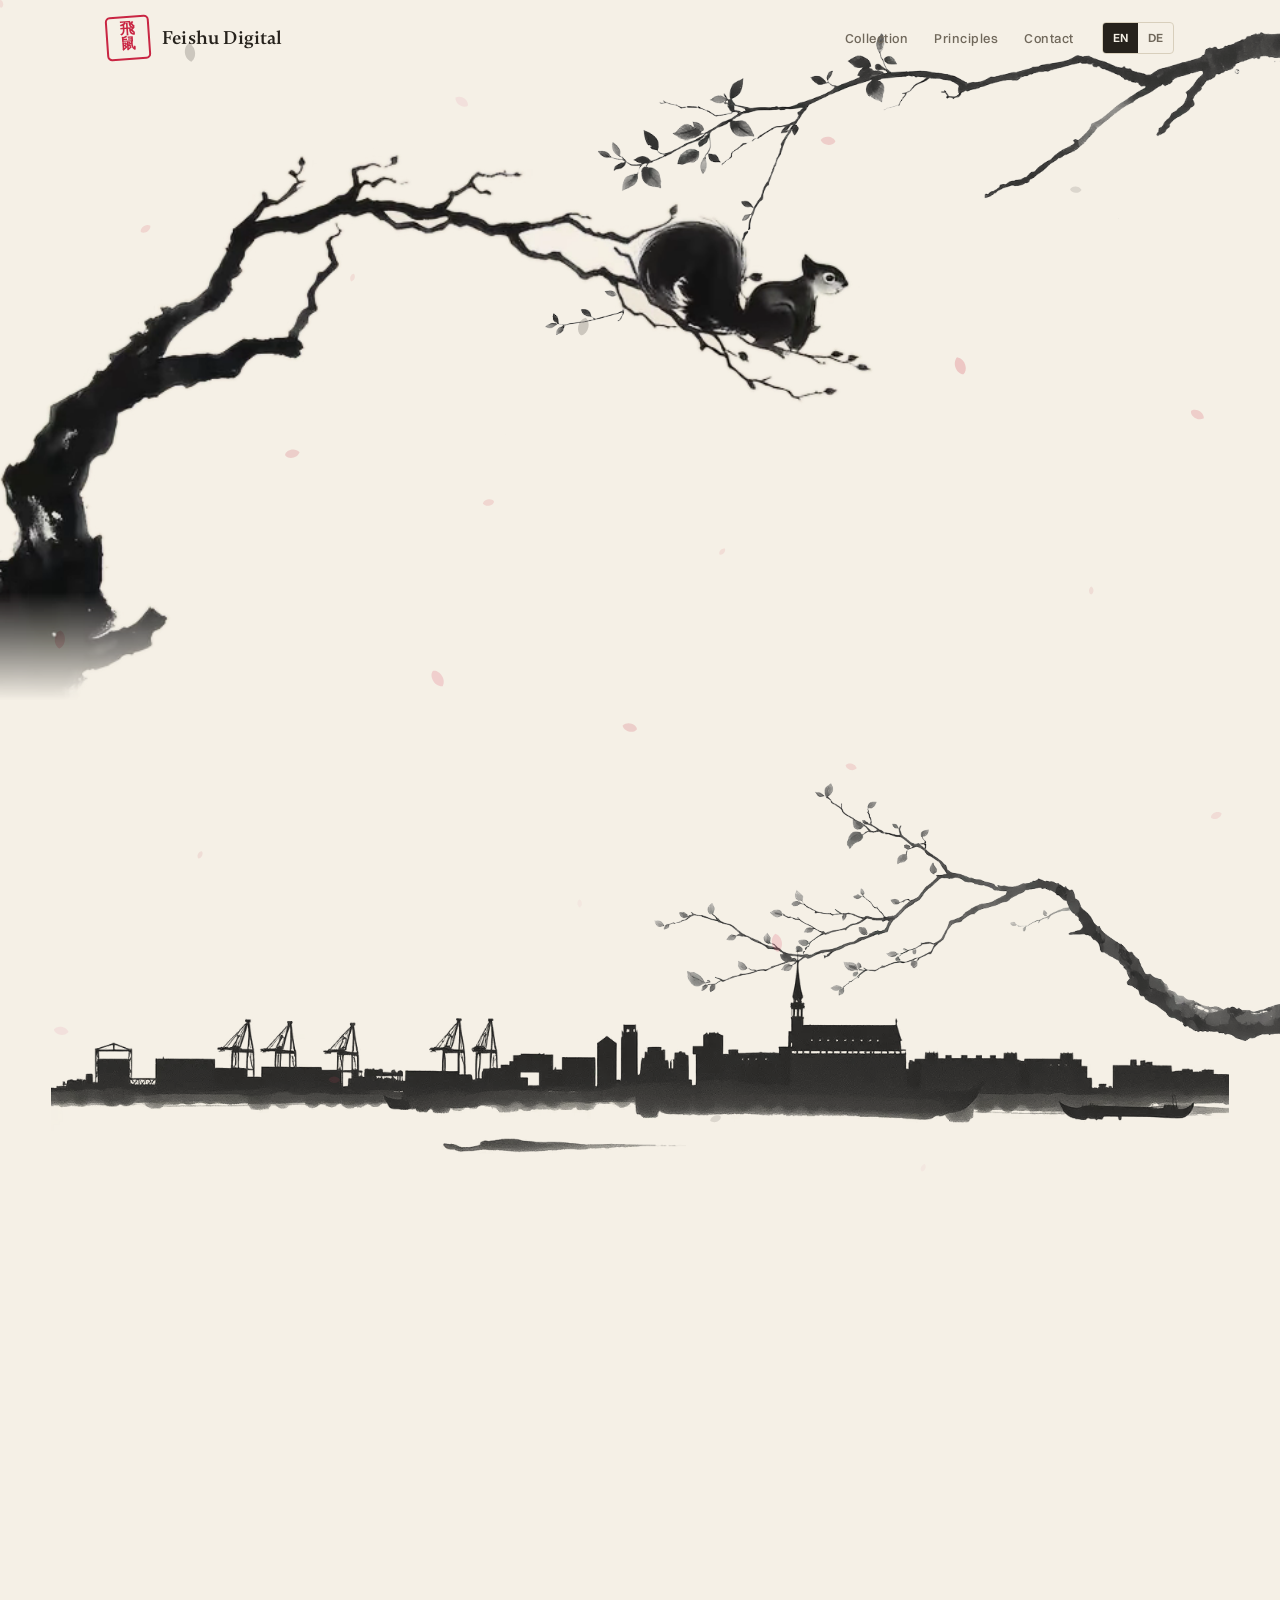
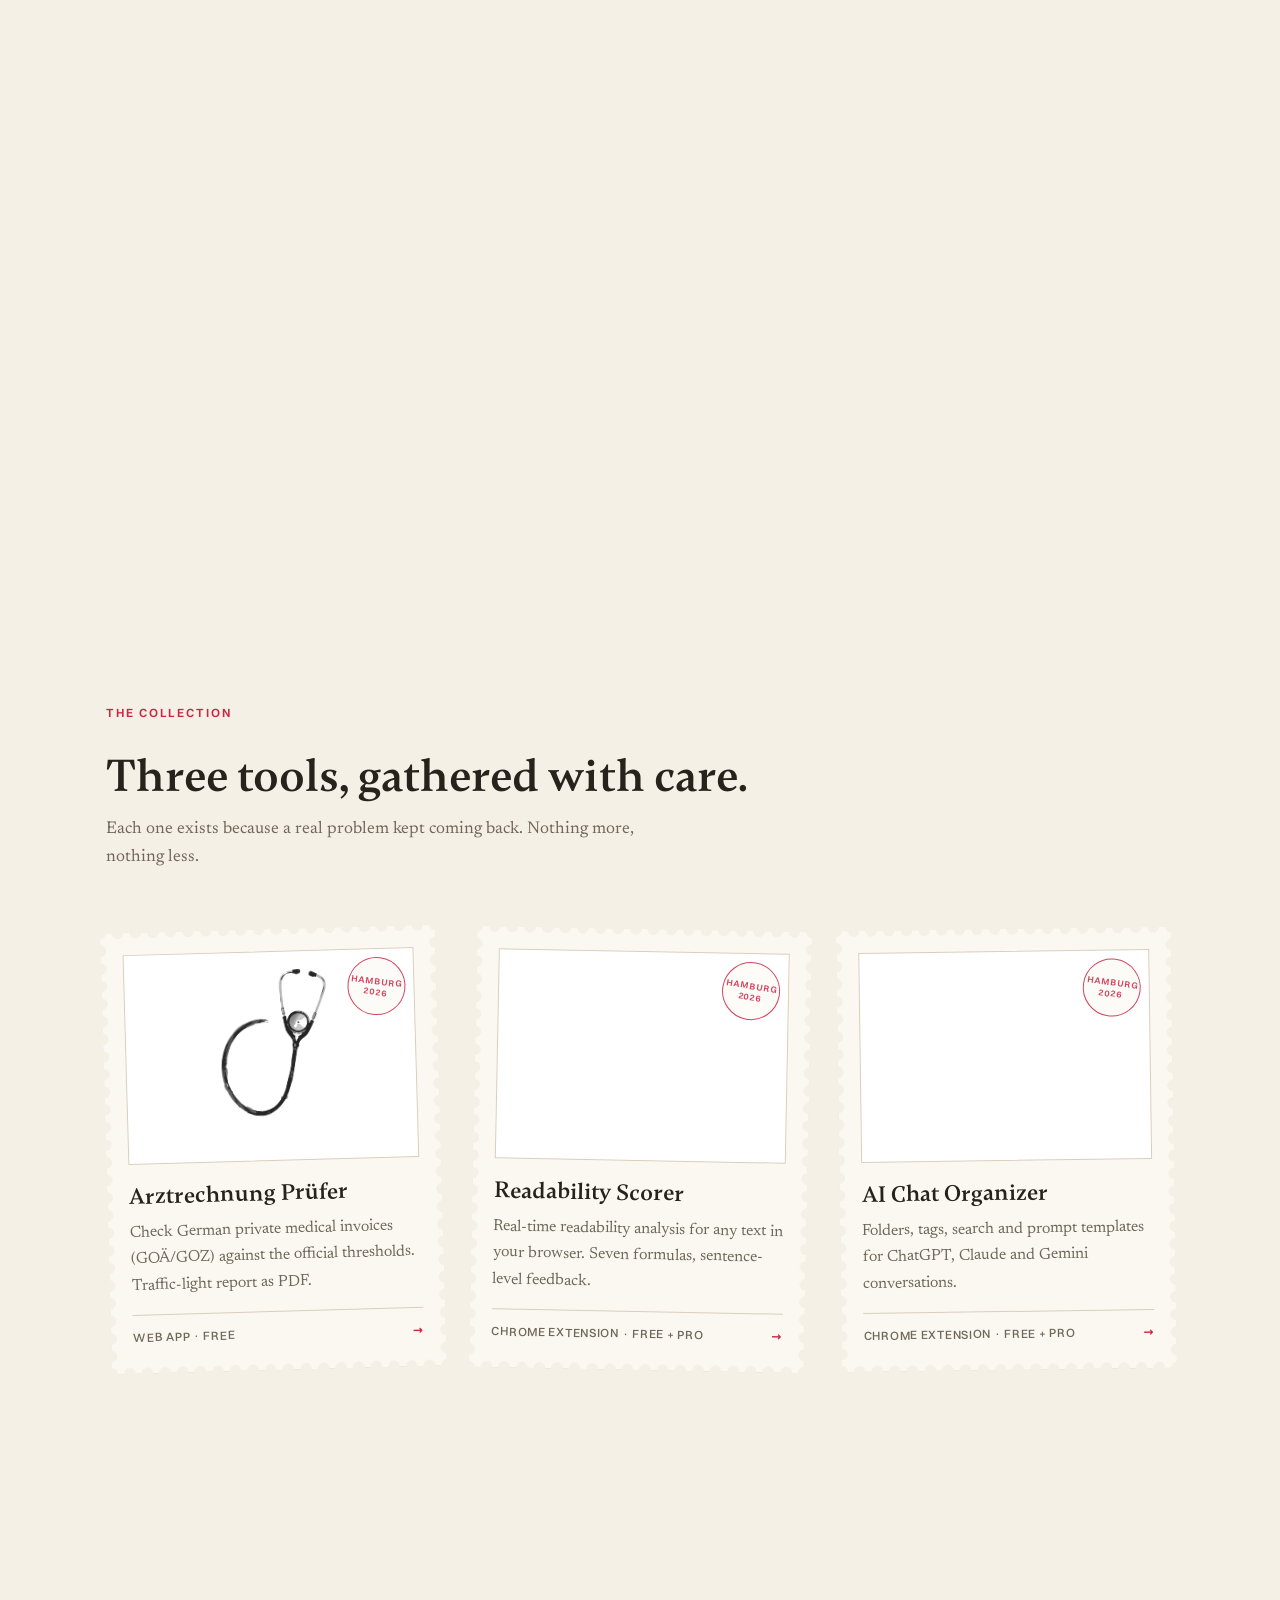
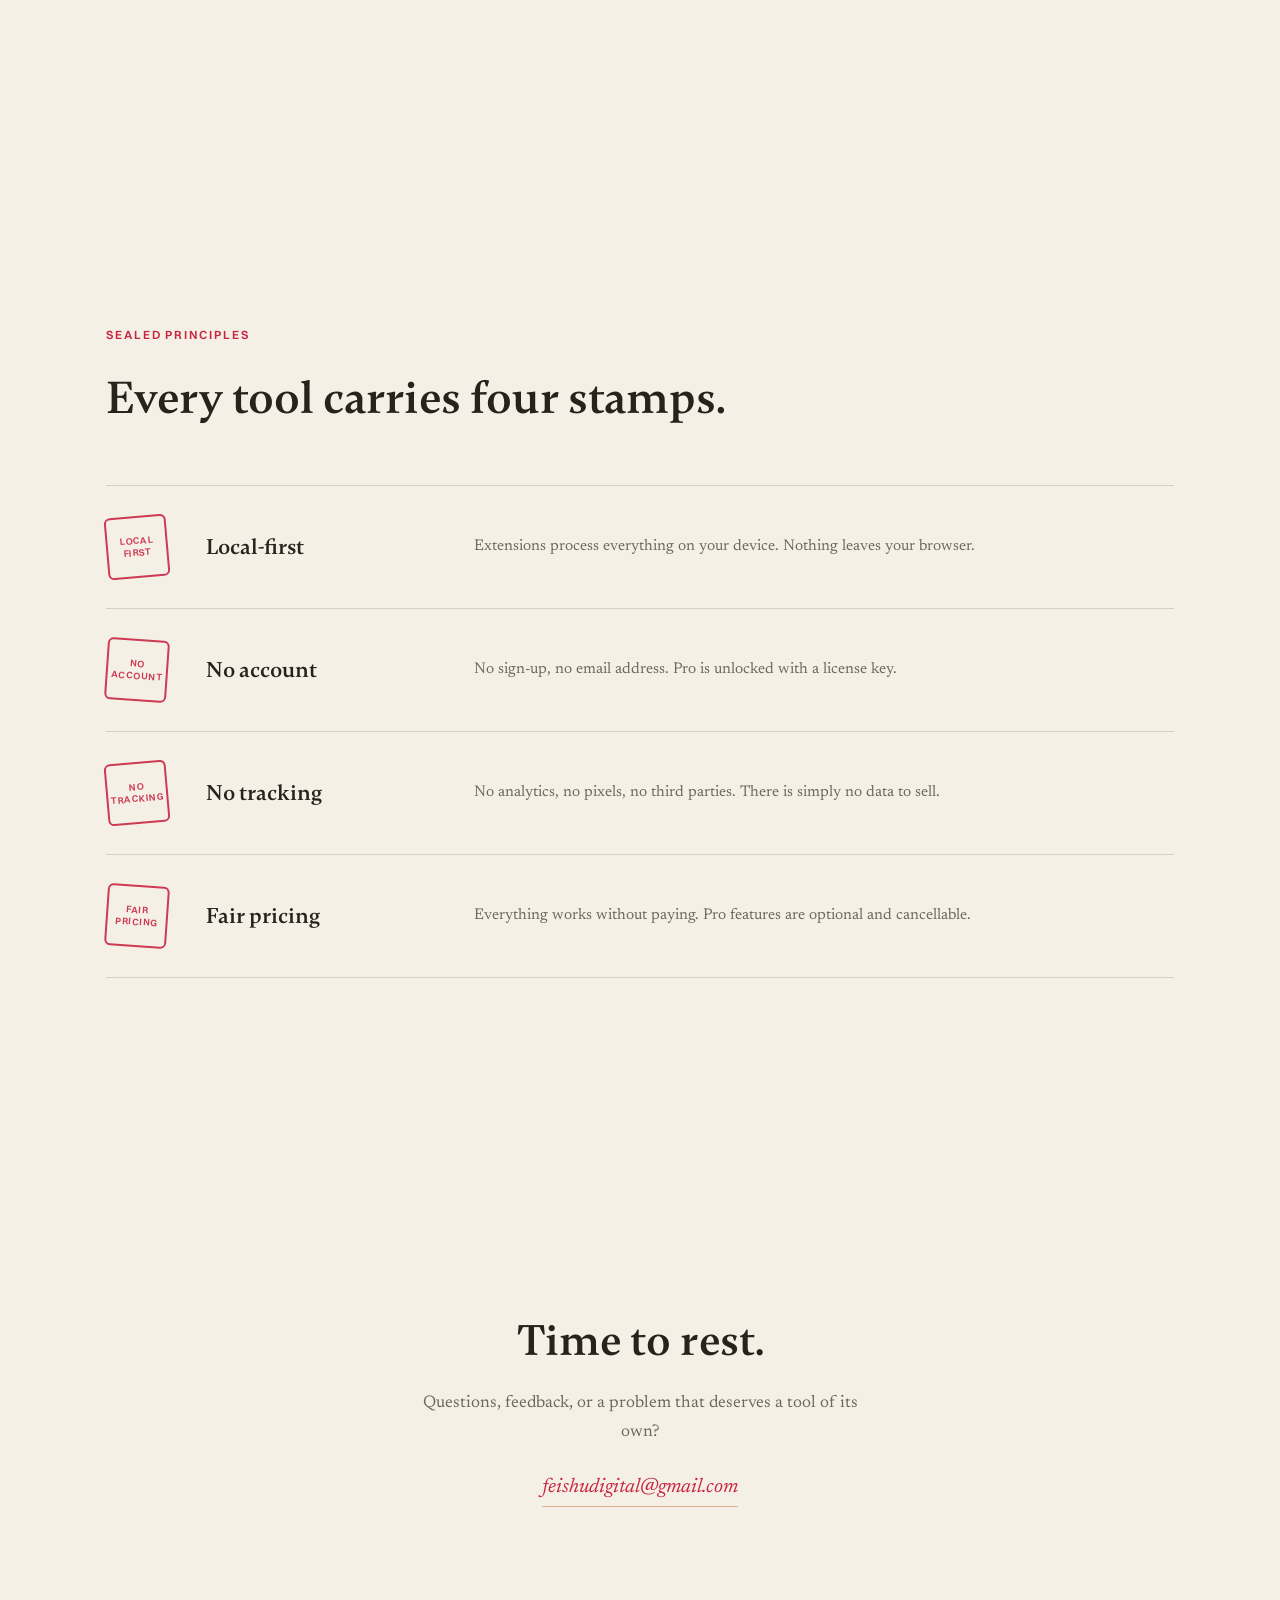
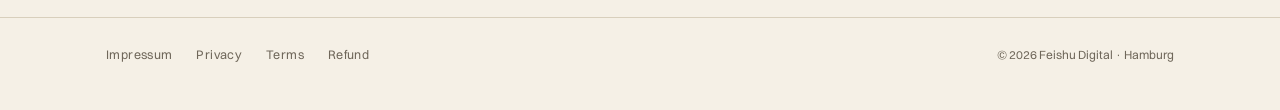
<file: index.html>
<!DOCTYPE html>
<html lang="en">
<head>
  <meta charset="UTF-8">
  <meta name="viewport" content="width=device-width, initial-scale=1.0">
  <title>Feishu Digital — the flying squirrel's collection</title>
  <meta name="description" content="Feishu (飛鼠) means flying squirrel. Its collection: browser extensions and web tools from Hamburg that each solve one problem properly. No bloat, no tracking, no account needed.">
  <link rel="icon" type="image/svg+xml" href="favicon.svg">
  <link rel="canonical" href="https://feishudigital.de/">
  <meta name="theme-color" content="#f5f0e6">
  <link rel="preload" href="assets/fonts/Gambetta-Semibold.woff2" as="font" type="font/woff2" crossorigin>
  <link rel="preload" href="assets/fonts/newsreader-v26-latin-regular.woff2" as="font" type="font/woff2" crossorigin>
  <meta property="og:title" content="Feishu Digital — the flying squirrel's collection">
  <meta property="og:description" content="Browser extensions and web tools from Hamburg that each solve one problem properly.">
  <meta property="og:type" content="website">
  <meta property="og:url" content="https://feishudigital.de/">
  <meta property="og:image" content="https://feishudigital.de/assets/og.jpg">
  <meta property="og:image:width" content="1200">
  <meta property="og:image:height" content="630">
  <meta name="twitter:card" content="summary_large_image">
  <script type="application/ld+json">
  {
    "@context": "https://schema.org",
    "@type": "Organization",
    "name": "Feishu Digital",
    "url": "https://feishudigital.de",
    "description": "Browser extensions and web tools for professionals",
    "address": {
      "@type": "PostalAddress",
      "streetAddress": "Grootsruhe 3",
      "addressLocality": "Hamburg",
      "postalCode": "20537",
      "addressCountry": "DE"
    },
    "contactPoint": {
      "@type": "ContactPoint",
      "email": "feishudigital@gmail.com",
      "contactType": "customer service"
    }
  }
  </script>
  <style>
    @font-face {
      font-family: 'Gambetta';
      src: url('assets/fonts/Gambetta-Medium.woff2') format('woff2');
      font-weight: 500;
      font-display: swap;
    }
    @font-face {
      font-family: 'Gambetta';
      src: url('assets/fonts/Gambetta-Semibold.woff2') format('woff2');
      font-weight: 600;
      font-display: swap;
    }
    @font-face {
      font-family: 'Gambetta';
      src: url('assets/fonts/Gambetta-Bold.woff2') format('woff2');
      font-weight: 700;
      font-display: swap;
    }
    @font-face {
      font-family: 'Newsreader';
      src: url('assets/fonts/newsreader-v26-latin-regular.woff2') format('woff2');
      font-weight: 400;
      font-display: swap;
    }
    @font-face {
      font-family: 'Newsreader';
      src: url('assets/fonts/newsreader-v26-latin-italic.woff2') format('woff2');
      font-weight: 400;
      font-style: italic;
      font-display: swap;
    }
    @font-face {
      font-family: 'Newsreader';
      src: url('assets/fonts/newsreader-v26-latin-500.woff2') format('woff2');
      font-weight: 500;
      font-display: swap;
    }
    @font-face {
      font-family: 'Switzer';
      src: url('assets/fonts/Switzer-Regular.woff2') format('woff2');
      font-weight: 400;
      font-display: swap;
    }
    @font-face {
      font-family: 'Switzer';
      src: url('assets/fonts/Switzer-Medium.woff2') format('woff2');
      font-weight: 500;
      font-display: swap;
    }
    @font-face {
      font-family: 'Switzer';
      src: url('assets/fonts/Switzer-Semibold.woff2') format('woff2');
      font-weight: 600;
      font-display: swap;
    }

    :root {
      --papier: #f5f0e6;
      --papier-tief: #eae3d2;
      --tusche: #26221c;
      --stein: #6f675a;       /* 4.9:1 auf Papier (WCAG AA) */
      --siegel: #c92643;      /* Blüten-Crimson, Farbton unverändert, 4.8:1 auf Papier */
      --nacht: #141824;
      --nacht-ink: #e8e4da;
      --linie: #d8cfbc;
      --display: 'Gambetta', Georgia, serif;
      --body: 'Newsreader', Georgia, serif;
      --ui: 'Switzer', system-ui, sans-serif;
    }

    * { margin: 0; padding: 0; box-sizing: border-box; }

    html { scroll-behavior: smooth; }
    html.lenis, html.lenis body { scroll-behavior: auto; }

    body {
      font-family: var(--body);
      background: var(--papier);
      color: var(--tusche);
      font-size: 17px;
      line-height: 1.7;
      -webkit-font-smoothing: antialiased;
      overflow-x: hidden;
    }

    a { color: inherit; }
    ::selection { background: rgba(201, 79, 28, 0.2); }

    :focus-visible {
      outline: 2px solid var(--siegel);
      outline-offset: 3px;
      border-radius: 2px;
    }

    /* Seitenwechsel zu den Rechtsseiten: neues Blatt schiebt sich drüber (gleiche Regel in legal.css) */
    @view-transition { navigation: auto; }
    ::view-transition-old(root) { animation: none; }
    ::view-transition-new(root) { animation: sheet-in 0.55s cubic-bezier(0.22, 0.8, 0.24, 1); }
    @keyframes sheet-in { from { transform: translateY(100%); } }
    @media (prefers-reduced-motion: reduce) {
      ::view-transition-new(root) { animation: none; }
    }

    .w {
      max-width: 1140px;
      margin: 0 auto;
      padding: 0 36px;
    }

    .label {
      font-family: var(--ui);
      font-size: 12px;
      font-weight: 600;
      letter-spacing: 0.16em;
      text-transform: uppercase;
      color: var(--siegel);
    }

    .ink { mix-blend-mode: multiply; }
    img { height: auto; }   /* width/height-Attribute nur als Seitenverhältnis gegen Layout-Sprünge */

    .skip-link {
      position: absolute;
      left: 16px;
      top: -60px;
      z-index: 100;
      padding: 10px 16px;
      background: var(--tusche);
      color: var(--papier);
      font-family: var(--ui);
      font-size: 14px;
      text-decoration: none;
      border-radius: 4px;
    }
    .skip-link:focus { top: 12px; }
    [tabindex="-1"]:focus { outline: none; }

    /* ═══ Seal ═══ */
    .seal {
      display: inline-flex;
      flex-direction: column;
      align-items: center;
      justify-content: center;
      width: 44px;
      height: 44px;
      border: 2px solid var(--siegel);
      border-radius: 5px;
      color: var(--siegel);
      font-size: 15px;
      font-weight: 600;
      line-height: 1.05;
      transform: rotate(-4deg);
      flex-shrink: 0;
    }

    /* ═══ Nav ═══ */
    .nav {
      position: fixed;
      top: 0;
      left: 0;
      right: 0;
      z-index: 50;
      background: rgba(245, 240, 230, 0);
      border-bottom: 1px solid transparent;
      transition: background 0.4s ease, border-color 0.4s ease, backdrop-filter 0.4s ease;
    }
    .nav.scrolled {
      background: rgba(245, 240, 230, 0.88);
      backdrop-filter: blur(10px);
      -webkit-backdrop-filter: blur(10px);
      border-bottom-color: var(--linie);
    }
    .nav-inner {
      display: flex;
      justify-content: space-between;
      align-items: center;
      padding: 16px 0;
    }
    .brand {
      display: flex;
      align-items: center;
      gap: 12px;
      text-decoration: none;
    }
    .brand-name {
      font-family: var(--display);
      font-size: 19px;
      font-weight: 600;
      letter-spacing: 0.01em;
    }
    .nav-right {
      display: flex;
      align-items: center;
      gap: 28px;
    }
    .nav-links {
      display: flex;
      gap: 26px;
      font-family: var(--ui);
      font-size: 13px;
      font-weight: 500;
      letter-spacing: 0.04em;
    }
    .nav-links a {
      text-decoration: none;
      color: var(--stein);
      transition: color 0.25s;
    }
    .nav-links a:hover { color: var(--siegel); }
    .lang-toggle {
      display: flex;
      border: 1px solid var(--linie);
      border-radius: 4px;
      overflow: hidden;
      font-family: var(--ui);
      font-size: 12px;
      font-weight: 600;
      letter-spacing: 0.06em;
    }
    .lang-toggle button {
      appearance: none;
      border: 0;
      background: transparent;
      color: var(--stein);
      padding: 5px 10px;
      cursor: pointer;
      font: inherit;
      transition: background 0.2s, color 0.2s;
    }
    .lang-toggle button:focus-visible { outline-offset: -3px; }
    .lang-toggle button.active {
      background: var(--tusche);
      color: var(--papier);
    }

    /* ═══ Hero ═══ */
    .hero {
      min-height: 100svh;
      position: relative;
      display: flex;
      flex-direction: column;
      justify-content: center;
      padding: 130px 0 0;
      overflow: hidden;
      background: var(--papier);
    }
    .hero-run {
      position: absolute;
      top: 8vh;
      left: 0;
      width: min(86vw, 1460px);
      z-index: 2;      /* vor den rechten Aesten — bei Ueberlappung (schmale Screens) bleibt das Hoernchen vorn */
      pointer-events: none;
      --mx: 0%;
      /* zweite Ebene: der Stamm läuft unten aus wie trocknende Tusche statt an der Videokante abzubrechen */
      -webkit-mask-image: linear-gradient(112deg, #000 34%, rgba(0, 0, 0, 0.55) 46%, transparent 60%), linear-gradient(#000 82%, transparent 99%);
      mask-image: linear-gradient(112deg, #000 34%, rgba(0, 0, 0, 0.55) 46%, transparent 60%), linear-gradient(#000 82%, transparent 99%);
      -webkit-mask-size: 320% 140%, 100% 100%;
      mask-size: 320% 140%, 100% 100%;
      -webkit-mask-position: var(--mx) 50%, 0 0;
      mask-position: var(--mx) 50%, 0 0;
      -webkit-mask-repeat: no-repeat;
      mask-repeat: no-repeat;
      -webkit-mask-composite: source-in;
      mask-composite: intersect;
    }
    /* Lauf/Blüte/Idle liegen deckungsgleich; heroRun definiert die Box-Höhe, die anderen überlagern */
    .hero-run-layer { display: block; width: 100%; height: auto; }
    #heroRun { position: relative; }
    #heroBloom, #heroIdle {
      position: absolute;
      top: 0;
      left: 0;
      width: 100%;
      height: 100%;
      opacity: 0;
    }
    /* Blüten-Äste rechts (Zoom-Durchflug) */
    .hero-branches {
      position: absolute;
      inset: 0;
      overflow: hidden;
      pointer-events: none;
      z-index: 1;
    }
    .hero-branch {
      position: absolute;
      will-change: transform, opacity;
      --mx: 100%;
      -webkit-mask-image: linear-gradient(248deg, #000 34%, rgba(0, 0, 0, 0.55) 46%, transparent 60%);
      mask-image: linear-gradient(248deg, #000 34%, rgba(0, 0, 0, 0.55) 46%, transparent 60%);
      -webkit-mask-size: 320% 140%;
      mask-size: 320% 140%;
      -webkit-mask-position: var(--mx) 50%;
      mask-position: var(--mx) 50%;
    }
    .br-a4 {
      top: -8vh;
      right: -8vw;
      width: min(88vw, 1520px);
    }
    .br-a6 {
      bottom: 6vh;
      right: -8vw;
      width: min(80vw, 1360px);
    }
    .hero-copy {
      position: relative;
      z-index: 2;
      max-width: 620px;
      margin-left: auto;
      margin-right: 2vw;
      padding-top: 34vh;
      text-align: left;
    }
    .hero h1 {
      font-family: var(--display);
      font-size: clamp(40px, 5.6vw, 72px);
      font-weight: 600;
      line-height: 1.08;
      letter-spacing: -0.01em;
    }
    .hero h1 em {
      font-style: italic;
      color: var(--siegel);
    }
    .hero-sub {
      margin-top: 26px;
      font-size: 19px;
      line-height: 1.75;
      color: var(--stein);
      max-width: 520px;
    }
    .hero-sub .zh { color: var(--siegel); }
    .hero-cta {
      display: inline-flex;
      align-items: center;
      gap: 10px;
      margin-top: 34px;
      font-family: var(--ui);
      font-size: 14px;
      font-weight: 600;
      letter-spacing: 0.08em;
      text-transform: uppercase;
      text-decoration: none;
      color: var(--tusche);
      border-bottom: 2px solid var(--siegel);
      padding-bottom: 4px;
      transition: color 0.25s;
    }
    .hero-cta:hover { color: var(--siegel); }
    .hero-skyline {
      position: relative;
      margin-top: auto;
      width: 100%;
      display: flex;
      justify-content: center;
      pointer-events: none;
    }
    .hero-skyline img {
      width: min(1200px, 92vw);
      opacity: 0.9;
    }

    /* ═══ Section head ═══ */
    .section-head {
      display: flex;
      align-items: baseline;
      gap: 20px;
      margin-bottom: 14px;
    }
    .section-head h2 {
      font-family: var(--display);
      font-size: clamp(30px, 3.6vw, 46px);
      font-weight: 600;
      letter-spacing: -0.005em;
    }
    .section-lede {
      color: var(--stein);
      max-width: 560px;
      margin-bottom: 56px;
    }

    /* ═══ Collection ═══ */
    .collection {
      padding: 110px 0 130px;
      position: relative;
    }
    .collection-squirrel {
      position: absolute;
      top: 36px;
      right: 4vw;
      width: min(17vw, 220px);
      pointer-events: none;
    }
    /* drei Marken nebeneinander wie auf einem Bogen */
    .cards {
      display: grid;
      grid-template-columns: repeat(3, minmax(0, 1fr));
      gap: 40px 32px;
      align-items: start;
    }
    .card {
      display: block;
      text-decoration: none;
      background: #fbf8f1;
      padding: 22px 22px 26px;
      box-shadow: 0 2px 4px rgba(38, 34, 28, 0.08), 0 14px 30px -14px rgba(38, 34, 28, 0.25);
      -webkit-mask:
        linear-gradient(#000 0 0) 9px 9px / calc(100% - 18px) calc(100% - 18px) no-repeat,
        radial-gradient(circle at 9px 9px, transparent 5.5px, #000 6px) -9px -9px / 18px 18px round;
      mask:
        linear-gradient(#000 0 0) 9px 9px / calc(100% - 18px) calc(100% - 18px) no-repeat,
        radial-gradient(circle at 9px 9px, transparent 5.5px, #000 6px) -9px -9px / 18px 18px round;
      transition: transform 0.35s ease, box-shadow 0.35s ease;
    }
    .card:nth-child(1) { transform: rotate(-1.6deg); }
    .card:nth-child(2) { transform: rotate(1.1deg); }
    .card:nth-child(3) { transform: rotate(-0.8deg); }
    .card:nth-child(4) { transform: rotate(1.8deg); }
    /* Fokus: die Stanz-Maske schneidet alles außerhalb ab, der Ring liegt deshalb innen */
    .card:focus-visible {
      outline: 2px solid var(--siegel);
      outline-offset: -14px;
    }
    .card:hover,
    .card:focus-visible {
      transform: rotate(0deg) translateY(-8px);
      box-shadow: 0 4px 8px rgba(38, 34, 28, 0.1), 0 26px 44px -16px rgba(38, 34, 28, 0.32);
    }
    .card-art img,
    .card-postmark,
    .card-meta .go { transition: transform 0.4s ease; }
    .card:hover .card-art img { transform: scale(1.05); }
    .card:hover .card-postmark { transform: rotate(3deg) scale(1.07); }
    .card:hover .card-meta .go { transform: translateX(6px); }
    .card-art {
      position: relative;
      background: #fff;
      border: 1px solid var(--linie);
      padding: 14px;
      display: flex;
      align-items: center;
      justify-content: center;
      height: 210px;
      overflow: hidden;
    }
    .card-art img {
      width: auto;
      max-height: 100%;
      max-width: 100%;
      object-fit: contain;
    }
    .card-postmark {
      position: absolute;
      top: 8px;
      right: 8px;
      font-family: var(--ui);
      font-size: 9px;
      font-weight: 600;
      letter-spacing: 0.12em;
      text-transform: uppercase;
      color: var(--siegel);
      border: 1.5px solid var(--siegel);
      border-radius: 50%;
      width: 58px;
      height: 58px;
      display: flex;
      align-items: center;
      justify-content: center;
      text-align: center;
      line-height: 1.25;
      transform: rotate(9deg);
      opacity: 0.85;
      background: rgba(251, 248, 241, 0.6);
    }
    .card h3 {
      font-family: var(--display);
      font-size: 23px;
      font-weight: 600;
      line-height: 1.25;
      margin: 18px 0 8px;
    }
    .card p {
      font-size: 16px;
      line-height: 1.65;
      color: var(--stein);
      min-height: 78px;
    }
    .card-meta {
      display: flex;
      gap: 10px;
      justify-content: space-between;
      align-items: center;
      margin-top: 16px;
      padding-top: 12px;
      border-top: 1px solid var(--linie);
      font-family: var(--ui);
      font-size: 12px;
      font-weight: 500;
      letter-spacing: 0.06em;
      text-transform: uppercase;
      color: var(--stein);
    }
    .card-meta > span:first-child { min-width: 0; }   /* Beschriftung bricht in sich um, der Pfeil bleibt rechts */
    .card-meta .go {
      color: var(--siegel);
      font-weight: 600;
    }

    /* ═══ Night ═══ */
    .night {
      background: var(--nacht);
      color: var(--nacht-ink);
      padding: 70px 0;
      position: relative;
      overflow: hidden;
      display: flex;
      align-items: center;
    }
    /* Text relativ zur Sektionsbreite: der Strich ist full-bleed, sein satter Teil endet bei ~80 % */
    .night > .w { width: 100%; max-width: none; padding: 0; }
    .night-scene {
      position: absolute;
      inset: 0;
      width: 100%;
      height: 100%;
      z-index: 0;
      pointer-events: none;
      display: block;
    }
    .night-inner {
      position: relative;
      z-index: 2;
      width: 30%;
      max-width: 600px;
      margin-left: 46%;       /* Text rechts vom Mond (Mitte 31 %), endet vor dem hellen Strich-Ende */
      text-shadow: 0 2px 16px rgba(10, 12, 20, 0.85), 0 0 6px rgba(10, 12, 20, 0.7);
    }
    .night .label { color: #e36d85; }
    .night h2 {
      font-family: var(--display);
      font-size: clamp(32px, 4vw, 52px);
      font-weight: 600;
      line-height: 1.15;
      margin: 14px 0 20px;
    }
    .night p {
      font-size: 18px;
      font-style: italic;
      color: #a9a493;
    }
    .firefly {
      position: absolute;
      width: 5px;
      height: 5px;
      border-radius: 50%;
      background: #e36d85;
      box-shadow: 0 0 10px 2px rgba(227, 109, 133, 0.5);
      opacity: 0.8;
      filter: opacity(var(--ff, 1));   /* --ff kommt aus der Nacht-Choreografie: erst Strich, dann Glühwürmchen */
      z-index: 2;
      animation: drift 7s ease-in-out infinite alternate;
    }
    .firefly:nth-child(2) { animation-duration: 9s; animation-delay: 1.2s; }
    .firefly:nth-child(3) { animation-duration: 11s; animation-delay: 2.4s; }
    @keyframes drift {
      from { transform: translate(0, 0); opacity: 0.35; }
      50% { opacity: 0.9; }
      to { transform: translate(-26px, 18px); opacity: 0.4; }
    }

    /* ═══ Principles ═══ */
    .principles { padding: 120px 0; }
    .principle {
      display: grid;
      grid-template-columns: 72px 240px 1fr;
      gap: 28px;
      align-items: center;
      padding: 30px 0;
      border-top: 1px solid var(--linie);
    }
    .principle:last-child { border-bottom: 1px solid var(--linie); }
    .principle .stamp {
      width: 62px;
      height: 62px;
      border: 2.5px solid var(--siegel);
      border-radius: 6px;
      color: var(--siegel);
      display: flex;
      align-items: center;
      justify-content: center;
      font-family: var(--ui);
      font-size: 9.5px;
      font-weight: 600;
      letter-spacing: 0.05em;
      text-transform: uppercase;
      text-align: center;
      line-height: 1.3;
      padding: 0 3px;
      transform: rotate(-5deg);
      opacity: 0.9;
    }
    .principle:nth-child(odd) .stamp { transform: rotate(4deg); }
    .principle h3 {
      font-family: var(--display);
      font-size: 22px;
      font-weight: 600;
    }
    .principle p {
      font-size: 15.5px;
      color: var(--stein);
    }

    /* ═══ Rest ═══ */
    .rest {
      padding: 60px 0 110px;
      text-align: center;
    }
    .rest-squirrel {
      width: 130px;
      margin: 0 auto 18px;
      display: block;
    }
    .rest h2 {
      font-family: var(--display);
      font-size: clamp(30px, 3.6vw, 44px);
      font-weight: 600;
      margin-bottom: 12px;
    }
    .rest p {
      color: var(--stein);
      max-width: 440px;
      margin: 0 auto;
    }
    .rest-mail {
      display: inline-block;
      margin-top: 22px;
      font-family: var(--body);
      font-style: italic;
      font-size: 20px;
      color: var(--siegel);
      text-decoration: none;
      border-bottom: 1px solid rgba(201, 79, 28, 0.4);
      padding-bottom: 2px;
      transition: border-color 0.25s;
    }
    .rest-mail:hover { border-color: var(--siegel); }

    /* ═══ Footer ═══ */
    footer {
      border-top: 1px solid var(--linie);
      padding: 26px 0 44px;
    }
    .footer-row {
      display: flex;
      justify-content: space-between;
      align-items: baseline;
      flex-wrap: wrap;
      gap: 14px;
    }
    .footer-links {
      display: flex;
      gap: 24px;
      font-family: var(--ui);
      font-size: 12.5px;
      letter-spacing: 0.03em;
    }
    .footer-links a {
      text-decoration: none;
      color: var(--stein);
      transition: color 0.25s;
    }
    .footer-links a:hover { color: var(--siegel); }
    .footer-copy {
      font-family: var(--ui);
      font-size: 12px;
      color: var(--stein);
    }

    /* ═══ Choreografie-Elemente ═══ */
    .hero-particles {
      position: absolute;
      inset: 0;
      pointer-events: none;
      z-index: 1;    /* hinter dem Hoernchen (z2): Blaetter fallen HINTER dem Motiv, nie auf dem Koerper */
    }
    /* ═══ Mobile ═══ */
    @media (max-width: 860px) {
      .w { padding: 0 22px; }
      .nav-links { display: none; }
      .hero { padding-top: 100px; }
      .hero-run {
        position: relative;
        top: 0;
        left: -20px;
        width: 94vw;
        margin-bottom: -4vw;
      }
      .hero-branches { display: none; }
      .hero-copy {
        margin-left: 0;
        padding-top: 24px;
      }
      .collection { padding: 80px 0 90px; }
      .collection-squirrel {
        position: relative;
        top: 0;
        right: 0;
        width: 150px;
        margin: 0 0 8px auto;
        display: block;
      }
      .cards { grid-template-columns: minmax(0, 1fr); gap: 28px 20px; }
      .card-art { height: 210px; }
      .night { padding: 90px 0; }
      .night-inner { width: auto; margin-left: 0; padding: 0 22px; text-align: center; }
      .night-squirrel {
        width: 160px;
        top: auto;
        bottom: 20px;
        right: 12px;
        opacity: 0.5;
      }
      .principles { padding: 80px 0; }
      .principle {
        grid-template-columns: 64px 1fr;
        gap: 10px 20px;
      }
      .principle p { grid-column: 2; }
      .footer-row { flex-direction: column; gap: 10px; }
      .footer-links { flex-wrap: wrap; gap: 14px; }
    }

    /* mittlere Breiten: 30 % wären zu schmal für die Überschrift */
    @media (min-width: 861px) and (max-width: 1199px) {
      .night-inner { width: 42%; }
    }

    @media (prefers-reduced-motion: reduce) {
      html { scroll-behavior: auto; }
      .fade-in { animation: none; opacity: 1; transform: none; }
      .firefly { animation: none; }
      * { transition-duration: 0.01ms !important; }
    }
  </style>
</head>
<body>

  <a class="skip-link" href="#main" data-i18n="skip">Skip to content</a>

  <nav class="nav" id="nav" aria-label="Main" data-i18n-aria="aria_nav">
    <div class="w">
      <div class="nav-inner">
        <a href="/" class="brand">
          <span class="seal" aria-hidden="true">飛<br>鼠</span>
          <span class="brand-name">Feishu Digital</span>
        </a>
        <div class="nav-right">
          <div class="nav-links">
            <a href="#collection" data-i18n="nav_collection">Collection</a>
            <a href="#principles" data-i18n="nav_principles">Principles</a>
            <a href="mailto:feishudigital@gmail.com" data-i18n="nav_contact">Contact</a>
          </div>
          <div class="lang-toggle" role="group" aria-label="Language" data-i18n-aria="aria_lang">
            <button type="button" id="lang-en" class="active" lang="en" aria-label="English" aria-pressed="true">EN</button>
            <button type="button" id="lang-de" lang="de" aria-label="Deutsch" aria-pressed="false">DE</button>
          </div>
        </div>
      </div>
    </div>
  </nav>

  <header class="hero" id="hero">
    <div class="hero-run" id="heroLeft" role="img" data-i18n-aria="aria_hero" aria-label="Ink animation of a flying squirrel running along a branch; plum blossoms then open and its bushy tail keeps swaying">
      <video class="hero-run-layer" id="heroRun" width="832" height="480" muted playsinline preload="auto" poster="assets/ink/hero-scene-poster.webp">
        <source src="assets/ink/hero-scene.webm" type="video/webm">
        <source src="assets/ink/hero-scene.mp4" type="video/mp4">
      </video>
      <video class="hero-run-layer" id="heroBloom" muted playsinline preload="none">
        <source src="assets/ink/bloom-left.webm" type="video/webm">
        <source src="assets/ink/bloom-left.mp4" type="video/mp4">
      </video>
      <video class="hero-run-layer" id="heroIdle" muted playsinline loop preload="none">
        <source src="assets/ink/idle-left.webm" type="video/webm">
        <source src="assets/ink/idle-left.mp4" type="video/mp4">
      </video>
    </div>
    <div class="hero-branches" aria-hidden="true">
      <video class="hero-branch br-a4" id="brA4" muted playsinline preload="none" poster="assets/ink/branch-a4.webp">
        <source src="assets/ink/bloom-a4.webm" type="video/webm">
        <source src="assets/ink/bloom-a4.mp4" type="video/mp4">
      </video>
      <video class="hero-branch br-a6" id="brA6" muted playsinline preload="none" poster="assets/ink/branch-a6.webp">
        <source src="assets/ink/bloom-a6.webm" type="video/webm">
        <source src="assets/ink/bloom-a6.mp4" type="video/mp4">
      </video>
    </div>
    <script>
      /* Safari/iOS spielen WebM/VP9, zeigen aber dessen Alpha nicht; die deckenden mp4 zeigen Kastenkanten
         und verdecken die Nachbaräste. Dort stattdessen echte Alpha-Bilder: Idle-Schleife als animiertes WebP,
         rechte Äste im erblühten Endzustand. Die Videos bleiben (quellenlos, versteckt) für die Choreografie-Referenzen. */
      (function () {
        var ua = navigator.userAgent;
        window.__noVp9Alpha = /AppleWebKit/.test(ua) && !/Chrome|Chromium|Edg|OPR|Android/.test(ua);
        if (!window.__noVp9Alpha) return;
        function still(v, src, cls, id) {
          v.querySelectorAll('source').forEach(function (s) { s.remove(); });
          v.removeAttribute('poster'); v.load(); v.style.display = 'none';
          var img = new Image();
          img.src = src; img.alt = ''; img.className = cls; img.decoding = 'async';
          if (id) { v.removeAttribute('id'); img.id = id; }
          v.parentNode.insertBefore(img, v.nextSibling);
        }
        var left = document.getElementById('heroLeft');
        left.querySelectorAll('video').forEach(function (v, i) {
          if (i === 0) still(v, 'assets/ink/idle-left-anim.webp', 'hero-run-layer');
          else { v.querySelectorAll('source').forEach(function (s) { s.remove(); }); v.load(); v.style.display = 'none'; }
        });
        if (window.matchMedia('(min-width: 861px)').matches) {   // mobil sind die rechten Äste ausgeblendet
          still(document.getElementById('brA4'), 'assets/ink/bloom-a4-end.webp', 'hero-branch br-a4', 'brA4');
          still(document.getElementById('brA6'), 'assets/ink/bloom-a6-end.webp', 'hero-branch br-a6', 'brA6');
        }
      })();
    </script>
    <canvas class="hero-particles" id="heroParticles" aria-hidden="true"></canvas>
    <div class="w">
      <div class="hero-copy" id="heroCopy">
        <h1 data-i18n="hero_h1_html" data-i18n-html>Software from Hamburg,<br>gathered <em>piece by piece</em>.</h1>
        <p class="hero-sub" data-i18n="hero_sub_html" data-i18n-html>Feishu (<span class="zh" lang="zh-Hant">飛鼠</span>) means flying squirrel. This is its collection: browser extensions and web tools that each solve one problem properly. No bloat, no tracking, no account needed.</p>
        <a class="hero-cta" href="#collection" data-i18n="hero_cta">View the collection ↓</a>
      </div>
    </div>
    <div class="hero-skyline">
      <img class="ink" id="heroSkyline" src="assets/ink/skyline.webp" width="1536" height="349" alt="" aria-hidden="true">
    </div>
  </header>

  <main id="main" tabindex="-1">
    <section class="collection" id="collection" tabindex="-1">
      <img class="collection-squirrel ink" id="collectionSquirrel" src="assets/ink/squirrel-wings-a.webp" width="900" height="920" loading="lazy" decoding="async" data-i18n-alt="alt_glide" alt="Ink drawing of a squirrel gliding with eagle wings">
      <div class="w">
        <div class="section-head">
          <span class="label" data-i18n="col_label">The Collection</span>
        </div>
        <h2 style="font-family: var(--display); font-size: clamp(30px, 3.6vw, 46px); font-weight: 600;" data-i18n="col_h2">Three tools, gathered with care.</h2>
        <p class="section-lede" data-i18n="col_lede">Each one exists because a real problem kept coming back. Nothing more, nothing less.</p>

        <div class="cards">
          <a class="card" href="https://arztrechnung.feishudigital.de" target="_blank" rel="noopener">
            <div class="card-art">
              <img class="ink" src="assets/ink/stamp-arzt.webp" width="507" height="770" loading="lazy" decoding="async" alt="">
              <span class="card-postmark" aria-hidden="true">Hamburg<br>2026</span>
            </div>
            <h3>Arztrechnung Prüfer</h3>
            <p data-i18n="card_arzt">Check German private medical invoices (GOÄ/GOZ) against the official thresholds. Traffic-light report as PDF.</p>
            <div class="card-meta">
              <span data-i18n="card_arzt_meta">Web app · Free</span>
              <span class="go" aria-hidden="true">→</span>
            </div>
          </a>


          <a class="card" href="https://chromewebstore.google.com/detail/readability-scorer/cnpnapjocbjcjpmmbodjajihofochnhc" target="_blank" rel="noopener">
            <div class="card-art">
              <img class="ink" src="assets/ink/stamp-read.webp" width="428" height="768" loading="lazy" decoding="async" alt="">
              <span class="card-postmark" aria-hidden="true">Hamburg<br>2026</span>
            </div>
            <h3>Readability Scorer</h3>
            <p data-i18n="card_read">Real-time readability analysis for any text in your browser. Seven formulas, sentence-level feedback.</p>
            <div class="card-meta">
              <span data-i18n="card_read_meta">Chrome extension · Free + Pro</span>
              <span class="go" aria-hidden="true">→</span>
            </div>
          </a>

          <a class="card" href="https://chromewebstore.google.com/detail/ai-chat-organizer-%E2%80%94-folde/dccngnillnacgafjhlnlopfjedkonehg" target="_blank" rel="noopener">
            <div class="card-art">
              <img class="ink" src="assets/ink/stamp-chat.webp" width="600" height="618" loading="lazy" decoding="async" alt="">
              <span class="card-postmark" aria-hidden="true">Hamburg<br>2026</span>
            </div>
            <h3>AI Chat Organizer</h3>
            <p data-i18n="card_chat">Folders, tags, search and prompt templates for ChatGPT, Claude and Gemini conversations.</p>
            <div class="card-meta">
              <span data-i18n="card_chat_meta">Chrome extension · Free + Pro</span>
              <span class="go" aria-hidden="true">→</span>
            </div>
          </a>
        </div>
      </div>
    </section>

    <section class="night" aria-labelledby="nightTitle">
      <canvas class="night-scene" aria-hidden="true"></canvas>
      <span class="firefly" style="top: 22%; left: 58%;" aria-hidden="true"></span>
      <span class="firefly" style="top: 66%; left: 14%; opacity: 0.5;" aria-hidden="true"></span>
      <span class="firefly" style="top: 38%; left: 86%; opacity: 0.65;" aria-hidden="true"></span>
      <div class="w">
        <div class="night-inner">
          <span class="label" data-i18n="night_label">After hours</span>
          <h2 id="nightTitle" data-i18n="night_h2">Flying squirrels are nocturnal.</h2>
          <p data-i18n="night_p">This software is built at night — beside a day job, piece by piece, the way a squirrel builds its stash.</p>
        </div>
      </div>
    </section>

    <section class="principles" id="principles" tabindex="-1">
      <div class="w">
        <div class="section-head">
          <span class="label" data-i18n="pr_label">Sealed principles</span>
        </div>
        <h2 style="font-family: var(--display); font-size: clamp(30px, 3.6vw, 46px); font-weight: 600; margin-bottom: 48px;" data-i18n="pr_h2">Every tool carries four stamps.</h2>

        <div class="principle">
          <span class="stamp" aria-hidden="true">Local<br>first</span>
          <h3 data-i18n="pr1_h">Local-first</h3>
          <p data-i18n="pr1_p">Extensions process everything on your device. Nothing leaves your browser.</p>
        </div>
        <div class="principle">
          <span class="stamp" aria-hidden="true">No<br>account</span>
          <h3 data-i18n="pr2_h">No account</h3>
          <p data-i18n="pr2_p">No sign-up, no email address. Pro is unlocked with a license key.</p>
        </div>
        <div class="principle">
          <span class="stamp" aria-hidden="true">No<br>tracking</span>
          <h3 data-i18n="pr3_h">No tracking</h3>
          <p data-i18n="pr3_p">No analytics, no pixels, no third parties. There is simply no data to sell.</p>
        </div>
        <div class="principle">
          <span class="stamp" aria-hidden="true">Fair<br>pricing</span>
          <h3 data-i18n="pr4_h">Fair pricing</h3>
          <p data-i18n="pr4_p">Everything works without paying. Pro features are optional and cancellable.</p>
        </div>
      </div>
    </section>

    <section class="rest">
      <div class="w">
        <img class="rest-squirrel ink" src="assets/ink/squirrel-curl.webp" width="600" height="588" loading="lazy" decoding="async" data-i18n-alt="alt_curl" alt="Ink drawing of a flying squirrel curled up asleep">
        <h2 data-i18n="rest_h2">Time to rest.</h2>
        <p data-i18n="rest_p">Questions, feedback, or a problem that deserves a tool of its own?</p>
        <a class="rest-mail" href="mailto:feishudigital@gmail.com">feishudigital@gmail.com</a>
      </div>
    </section>
  </main>

  <footer>
    <div class="w">
      <div class="footer-row">
        <div class="footer-links">
          <a href="impressum.html">Impressum</a>
          <a href="privacy.html" data-i18n="foot_privacy">Privacy</a>
          <a href="terms.html" data-i18n="foot_terms">Terms</a>
          <a href="refund.html" data-i18n="foot_refund">Refund</a>
        </div>
        <span class="footer-copy">© 2026 Feishu Digital · Hamburg</span>
      </div>
    </div>
  </footer>

  <script src="assets/js/gsap.min.js" integrity="sha384-g4NTh/Iv5PPU4xPyhEWqPcwtNXOvdaDI8LLnyYfyNZOjKJeYQyjzQ9X5275eBjpt"></script>
  <script src="assets/js/ScrollTrigger.min.js" integrity="sha384-Z3REaz79l2IaAZqJsSABtTbhjgOUYyV3p90XNnAPCSHg3EMTz1fouunq9WZRtj3d"></script>
  <script src="assets/js/lenis.min.js" integrity="sha384-O55L/6rhHr9CFvrxqv5luxOCcmVaBmETbZbJDP+Do8T0pztTACsFBD/IXCNkj7DV"></script>
  <script>
    (function () {
      var nav = document.getElementById('nav');
      var onScroll = function () {
        nav.classList.toggle('scrolled', window.scrollY > 30);
      };
      window.addEventListener('scroll', onScroll, { passive: true });
      onScroll();

      var STRINGS = {
        de: {
          nav_collection: 'Sammlung',
          nav_principles: 'Grundsätze',
          nav_contact: 'Kontakt',
          skip: 'Zum Inhalt springen',
          aria_nav: 'Hauptnavigation',
          aria_lang: 'Sprache',
          aria_hero: 'Tusche-Animation: Ein Flughörnchen läuft einen Ast entlang, dann öffnen sich Pflaumenblüten und sein buschiger Schwanz wippt weiter',
          alt_glide: 'Tuschezeichnung eines Hörnchens, das mit Adlerflügeln gleitet',
          alt_curl: 'Tuschezeichnung eines eingerollt schlafenden Flughörnchens',
          hero_h1_html: 'Software aus Hamburg,<br>Stück für Stück <em>gesammelt</em>.',
          hero_sub_html: 'Feishu (<span class="zh" lang="zh-Hant">飛鼠</span>) heißt Flughörnchen. Das hier ist seine Sammlung: Browser-Extensions und Web-Tools, die jeweils ein Problem richtig lösen. Kein Bloat, kein Tracking, kein Konto nötig.',
          hero_cta: 'Zur Sammlung ↓',
          col_label: 'Die Sammlung',
          col_h2: 'Drei Werkzeuge, mit Sorgfalt gesammelt.',
          col_lede: 'Jedes existiert, weil ein echtes Problem immer wiederkam. Nicht mehr, nicht weniger.',
          card_arzt: 'Private Arztrechnung (GOÄ/GOZ) gegen die amtlichen Schwellenwerte prüfen. Ampel-Report als PDF.',
          card_arzt_meta: 'Web-App · Kostenlos',
          card_read: 'Lesbarkeits-Analyse in Echtzeit für jeden Text im Browser. Sieben Formeln, Feedback pro Satz.',
          card_read_meta: 'Chrome-Extension · Free + Pro',
          card_chat: 'Ordner, Tags, Suche und Prompt-Vorlagen für ChatGPT-, Claude- und Gemini-Unterhaltungen.',
          card_chat_meta: 'Chrome-Extension · Free + Pro',
          night_label: 'Nach Feierabend',
          night_h2: 'Flughörnchen sind nachtaktiv.',
          night_p: 'Diese Software entsteht nachts — neben dem Job, Stück für Stück, wie ein Hörnchen seinen Vorrat anlegt.',
          pr_label: 'Mit Brief und Siegel',
          pr_h2: 'Jedes Werkzeug trägt vier Stempel.',
          pr1_h: 'Local-first',
          pr1_p: 'Extensions verarbeiten alles auf deinem Gerät. Nichts verlässt den Browser.',
          pr2_h: 'Kein Konto',
          pr2_p: 'Keine Anmeldung, keine E-Mail-Adresse. Pro wird per Lizenzschlüssel freigeschaltet.',
          pr3_h: 'Kein Tracking',
          pr3_p: 'Keine Analytics, keine Pixel, keine Dritten. Es gibt schlicht keine Daten zu verkaufen.',
          pr4_h: 'Faire Preise',
          pr4_p: 'Alles funktioniert ohne zu bezahlen. Pro-Funktionen sind optional und kündbar.',
          rest_h2: 'Zeit zu ruhen.',
          rest_p: 'Fragen, Feedback oder ein Problem, das ein eigenes Werkzeug verdient?',
          foot_privacy: 'Datenschutz',
          foot_terms: 'AGB',
          foot_refund: 'Widerruf'
        },
        en: {}
      };

      var defaults = {}, ariaDefaults = {}, altDefaults = {};
      document.querySelectorAll('[data-i18n]').forEach(function (el) {
        defaults[el.getAttribute('data-i18n')] = el.hasAttribute('data-i18n-html') ? el.innerHTML : el.textContent;
      });
      document.querySelectorAll('[data-i18n-aria]').forEach(function (el) { ariaDefaults[el.getAttribute('data-i18n-aria')] = el.getAttribute('aria-label'); });
      document.querySelectorAll('[data-i18n-alt]').forEach(function (el) { altDefaults[el.getAttribute('data-i18n-alt')] = el.getAttribute('alt'); });

      function setLang(lang) {
        document.documentElement.lang = lang;
        document.querySelectorAll('[data-i18n]').forEach(function (el) {
          var key = el.getAttribute('data-i18n');
          var value = lang === 'de' ? (STRINGS.de[key] || defaults[key]) : defaults[key];
          if (el.hasAttribute('data-i18n-html')) { el.innerHTML = value; }
          else { el.textContent = value; }
        });
        document.querySelectorAll('[data-i18n-aria]').forEach(function (el) {
          var k = el.getAttribute('data-i18n-aria');
          el.setAttribute('aria-label', lang === 'de' ? (STRINGS.de[k] || ariaDefaults[k]) : ariaDefaults[k]);
        });
        document.querySelectorAll('[data-i18n-alt]').forEach(function (el) {
          var k = el.getAttribute('data-i18n-alt');
          el.setAttribute('alt', lang === 'de' ? (STRINGS.de[k] || altDefaults[k]) : altDefaults[k]);
        });
        ['en', 'de'].forEach(function (l) {
          var b = document.getElementById('lang-' + l);
          b.classList.toggle('active', lang === l);
          b.setAttribute('aria-pressed', lang === l ? 'true' : 'false');
        });
        try { localStorage.setItem('fd-lang', lang); } catch (e) {}
        /* Textlänge ändert Höhen (Nacht-Szene misst sich mobil daran, ScrollTrigger-Pins) → neu vermessen */
        window.dispatchEvent(new Event('resize'));
        if (window.ScrollTrigger) ScrollTrigger.refresh();
      }

      document.getElementById('lang-en').addEventListener('click', function () { setLang('en'); });
      document.getElementById('lang-de').addEventListener('click', function () { setLang('de'); });

      var saved = null;
      try { saved = localStorage.getItem('fd-lang'); } catch (e) {}
      if (saved === 'de' || (!saved && (navigator.language || '').toLowerCase().indexOf('de') === 0)) {
        setLang('de');
      }

      /* ═══ Choreografie ═══ */
      var reduced = window.matchMedia('(prefers-reduced-motion: reduce)').matches;
      if (reduced || typeof gsap === 'undefined' || typeof ScrollTrigger === 'undefined') return;

      gsap.registerPlugin(ScrollTrigger);

      var lenis = null;
      if (typeof Lenis !== 'undefined') {
        lenis = new Lenis({ lerp: 0.1, smoothWheel: true });
        lenis.on('scroll', ScrollTrigger.update);
        gsap.ticker.add(function (t) { lenis.raf(t * 1000); });
        gsap.ticker.lagSmoothing(0);
      }
      document.querySelectorAll('a[href^="#"]').forEach(function (a) {
        a.addEventListener('click', function (e) {
          var target = document.querySelector(a.getAttribute('href'));
          if (target && lenis) {
            e.preventDefault();
            history.pushState(null, '', a.getAttribute('href'));
            lenis.scrollTo(target, { offset: -40, onComplete: function () { target.focus({ preventScroll: true }); } });
          }
        });
      });

      /* Akt 1 — Laden: der Ast wird freigelegt, dann läuft das Hörnchen ihn entlang (VACE-Video) */
      var heroRun = document.getElementById('heroRun');

      gsap.set('#heroLeft', { '--mx': '100%' });
      gsap.set('#heroSkyline', { opacity: 0, y: 24 });
      gsap.set('#heroCopy > *', { opacity: 0, y: 40 });
      gsap.set('.hero-branch', { '--mx': '0%' });

      var intro = gsap.timeline({ defaults: { ease: 'power2.out' } });
      intro
        .to('#heroLeft', { '--mx': '0%', duration: 2.4, ease: 'power2.inOut' }, 0.2)
        .to('.hero-branch', { '--mx': '100%', duration: 2.4, ease: 'power2.inOut' }, 0.2)
        .call(function () { if (heroRun.play) heroRun.play().catch(function () {}); }, null, 1.5)
        .to('#heroSkyline', { opacity: 0.9, y: 0, duration: 1.2 }, 2.4);

      /* Akt 1b — der Lauf endet in der Hocke, geht nahtlos in die Blüte über, danach Dauerschleife mit wippendem Schwanz.
         Weil jedes Video am Bildrand mit dem letzten Frame des vorigen anschließt, ist der harte Schnitt nahtlos.
         Die untere Ebene wird erst ausgeblendet, wenn die nächste wirklich läuft (kein Multiply-Doppelbild, kein Frame-Blitz). */
      var heroBloom = document.getElementById('heroBloom');
      var heroIdle = document.getElementById('heroIdle');
      var brA4v = document.getElementById('brA4');
      var brA6v = document.getElementById('brA6');
      var bloomStarted = false, idleStarted = false;
      var wide = window.matchMedia('(min-width: 861px)').matches;
      /* preload="none" im HTML: Blüte/Idle laden erst mit der Choreografie, die Äste nur dort, wo sie sichtbar sind */
      function warm(v) { if (v && v.load && v.preload !== 'auto') { v.preload = 'auto'; v.load(); } }
      warm(heroBloom); warm(heroIdle);
      if (wide) { warm(brA4v); warm(brA6v); }
      /* Safari-Pfad hat keine Video-Events: Blütenblätter nach dem Tusche-Einzug hochfahren */
      if (window.__noVp9Alpha) gsap.delayedCall(3, function () { if (window.__feishuPetals) window.__feishuPetals(1); });
      document.getElementById('heroCopy').addEventListener('focusin', function (e) {
        gsap.to('#heroCopy > *', { opacity: 1, y: 0, duration: 0.3, overwrite: 'auto' });
        /* Im gepinnten Hero scrollt der Browser ein fokussiertes Element nicht ins Bild → hinter das Pin-Ende scrollen */
        var hero = document.getElementById('hero');
        var st = ScrollTrigger.getAll().filter(function (t) { return t.pin === hero; })[0];
        var r = e.target.getBoundingClientRect();
        if (st && r.bottom > window.innerHeight - 20) {
          var y = st.end + (r.bottom - window.innerHeight) + 60;
          if (lenis) lenis.scrollTo(y); else window.scrollTo(0, y);
        }
      });
      function playOnce(v) { if (v && v.play) { var q = v.play(); if (q && q.catch) q.catch(function () {}); } }
      heroRun.addEventListener('ended', function () {
        if (bloomStarted) return;
        bloomStarted = true;
        heroBloom.style.opacity = 1;
        var p = heroBloom.play();
        if (p && p.catch) p.catch(function () {});
        heroBloom.addEventListener('playing', function () { heroRun.style.opacity = 0; }, { once: true });
        if (wide) { playOnce(brA4v); playOnce(brA6v); }   /* rechte Äste bloomen gleichzeitig mit links */
      });
      heroBloom.addEventListener('ended', function () {
        if (idleStarted) return;
        idleStarted = true;
        heroIdle.style.opacity = 1;
        var p = heroIdle.play();
        if (p && p.catch) p.catch(function () {});
        heroIdle.addEventListener('playing', function () { heroBloom.style.opacity = 0; }, { once: true });
        if (window.__feishuPetals) window.__feishuPetals(1);
      });

      /* Akt 2 — Erster Scroll: Hero gepinnt, Text blendet ein */
      var mm = gsap.matchMedia();
      mm.add('(min-width: 861px)', function () {
        gsap.timeline({
          scrollTrigger: {
            trigger: '#hero',
            start: 'top top',
            end: '+=110%',
            pin: true,
            scrub: 0.5
          }
        })
          /* Durch das Geäst: alle Äste werden größer (näher) und verblassen beim Scrollen — die Mitte lichtet sich */
          .to('#brA4', { scale: 1.5, xPercent: 24, yPercent: -22, opacity: 0.05, duration: 1, ease: 'none' }, 0)
          .to('#brA6', { scale: 1.5, xPercent: 24, yPercent: 22, opacity: 0.05, duration: 1, ease: 'none' }, 0)
          .to('#heroLeft', { scale: 1.25, xPercent: -26, yPercent: 8, opacity: 0.05, duration: 1, ease: 'none' }, 0)
          .to('#heroCopy > *', { opacity: 1, y: 0, stagger: 0.14, duration: 0.5, ease: 'power2.out' }, 0.15);

        /* Akt 3 — das Hörnchen der Sammlung blendet ruhig ein */
        var landing = document.getElementById('collectionSquirrel');
        gsap.set(landing, { opacity: 0 });
        var landingTween = gsap.to(landing, {
          opacity: 1, duration: 0.9, ease: 'power2.out',
          scrollTrigger: { trigger: '#collection', start: 'top 80%', once: true }
        });

        return function () { if (landingTween.scrollTrigger) landingTween.scrollTrigger.kill(); };
      });

      mm.add('(max-width: 860px)', function () {
        gsap.to('#heroCopy > *', {
          opacity: 1, y: 0, stagger: 0.12, duration: 0.8, ease: 'power2.out', delay: 2.8
        });
        gsap.set('#collectionSquirrel', { opacity: 1 });
        return function () {};
      });

      /* Karten werden reingedealt — abwechselnd von links und rechts auf den Tisch geworfen.
         Reihe für Reihe, sobald sie ins Bild kommt: ein Pin des ganzen 2×2-Albums wäre höher als der Viewport. */
      var dealFrom = [-1, 1], cardsShown = false;
      gsap.set('.card', { opacity: 0 });
      document.querySelector('.cards').addEventListener('focusin', function () {
        if (cardsShown) return;
        cardsShown = true;
        gsap.set('.card', { opacity: 1 });
      });
      ScrollTrigger.batch('.card', {
        start: 'top 82%',
        once: true,
        onEnter: function (batch) {
          if (cardsShown) return;
          gsap.set(batch, { opacity: 1 });
          gsap.from(batch, {
            x: function (i) { return dealFrom[i % 2] * (window.innerWidth * 0.6 + 260); },
            y: function (i) { return -70 - i * 26; },
            rotation: function (i) { return dealFrom[i % 2] * 24; },
            opacity: 0,
            duration: 0.72,
            stagger: 0.19,
            ease: 'back.out(1.1)',
            clearProps: 'transform'
          });
        }
      });

      /* Nacht — Tusche-Choreografie: der Pinsel malt die Nacht, der Mond tritt hervor, das Hörnchen blutet davor ein */
      (function () {
        var cv = document.querySelector('.night-scene');
        if (!cv) return;
        var ctx = cv.getContext('2d');
        var sec = cv.closest('.night');
        var inner = sec.querySelector('.night-inner');
        var PAPER = getComputedStyle(document.body).backgroundColor || '#f5f0e6';
        var NIGHT = { img: null, meta: { frames: 28, cols: 7, fw: 1120, fh: 387 } };
        var MOON = { img: null };
        var SQ = { img: null, meta: { frames: 100, cols: 10, fw: 400, fh: 397 } };
        var FLAP = { v: null, k: 0, vis: false };   // k = Blend Tinte->Video, laeuft ZEITbasiert (nicht am Scroll)
        var FLAP_AT = 0.94;                          // Schwelle: Einbluten fertig -> Video uebernimmt frei
        var W = 0, H = 0, DPR = Math.min(2, window.devicePixelRatio || 1), loaded = false, prog = 0;

        var clamp = function (x, a, b) { return Math.max(a, Math.min(b, x)); };
        var c01 = function (x) { return clamp(x, 0, 1); };
        var eo = function (x) { return 1 - Math.pow(1 - x, 2.2); };
        var sub = function (t, a, b) { return c01((t - a) / (b - a)); };

        /* Schmal (Handy): full-bleed wäre ein dünnes Band, der helle Text stünde auf Papier.
           Dort füllt der Strich die Höhe ("cover", Enden laufen seitlich raus), Mond oben, Text darunter im Dunkeln. */
        var narrow = false, moonTop = 0, deskSc = 1;
        function narrowDisc() { return Math.min(W * 0.42, 170); }

        function size() {
          W = sec.offsetWidth;
          narrow = W <= 860;   // gleiche Grenze wie die Mobil-Media-Query
          if (narrow) {
            // dunkler Kern = mittlere 66 % der Strichhöhe; Mond + Text müssen hineinpassen
            var disc = narrowDisc(), textH = inner ? inner.offsetHeight : 240;
            var need = disc + 48 + textH + 72;
            var h = Math.ceil(need / 0.66);
            moonTop = Math.round(h * 0.17 + 24);
            sec.style.minHeight = h + 'px';
            sec.style.padding = '0';
            sec.style.alignItems = 'flex-start';
            if (inner) inner.style.marginTop = (moonTop + disc + 24) + 'px';
          } else {
            // Strich full-bleed; nur wenn der Text höher ist als der dunkle Kern (66 %), wächst er mit (Enden laufen seitlich raus)
            var tH = inner ? inner.offsetHeight : 0;
            deskSc = Math.max(W / NIGHT.meta.fw, (tH + 90) / (NIGHT.meta.fh * 0.66));
            // Sektion mind. so hoch wie der Strich -> oben/unten wird nichts abgeschnitten
            sec.style.minHeight = Math.ceil(NIGHT.meta.fh * deskSc) + 'px';
            sec.style.padding = sec.style.alignItems = '';
            if (inner) inner.style.marginTop = '';
          }
          H = sec.offsetHeight;
          cv.width = Math.round(W * DPR); cv.height = Math.round(H * DPR);
          cv.style.width = W + 'px'; cv.style.height = H + 'px';
          ctx.setTransform(DPR, 0, 0, DPR, 0, 0);
          if (loaded) render(prog);
        }

        // Strich full-bleed in der Breite (l/r laeuft durch), vertikal zentriert:
        // a1s fransige Ober-/Unterkante bleibt sichtbar, das Papier scheint oben/unten durch.
        function strokeBlit(o, frame) {
          var m = o.meta, f = clamp(Math.round(frame), 0, m.frames - 1);
          var col = f % m.cols, row = (f / m.cols) | 0;
          if (narrow) {
            var ch = H, cw = ch * m.fw / m.fh;
            ctx.drawImage(o.img, col * m.fw, row * m.fh, m.fw, m.fh, (W - cw) / 2, 0, cw, ch);
            return;
          }
          var dw = m.fw * deskSc, dh = m.fh * deskSc;
          ctx.drawImage(o.img, col * m.fw, row * m.fh, m.fw, m.fh, (W - dw) / 2, (H - dh) / 2, dw, dh);
        }

        function render(t) {
          prog = t;
          ctx.clearRect(0, 0, W, H);
          ctx.fillStyle = PAPER; ctx.fillRect(0, 0, W, H);       // Papiergrund, wird von der Nacht uebermalt
          var p1 = sub(t, 0, 0.34), p2 = sub(t, 0.32, 0.66), p3 = sub(t, 0.62, 0.94), pT = sub(t, 0.80, 1);
          if (p1 > 0 && NIGHT.img) strokeBlit(NIGHT, eo(p1) * (NIGHT.meta.frames - 1));
          // Strich-Band (dunkel) = zentrale 66% der full-bleed-Hoehe; Mond + Hoernchen stehen links im satten Teil
          var bandH = NIGHT.meta.fh * deskSc * 0.66;
          var mcx = W * 0.31, mcy = H * 0.5, disc = Math.min(bandH * 0.82, W * 0.28);
          if (narrow) { disc = narrowDisc(); mcx = W * 0.5; mcy = moonTop + disc / 2; }
          var moonW = disc / 0.621;
          if (p2 > 0 && MOON.img) {
            var e = eo(p2); ctx.save();
            ctx.globalAlpha = e; ctx.filter = 'blur(' + ((1 - e) * 16).toFixed(2) + 'px)';
            var s = moonW * (1 + (1 - e) * 0.05);
            ctx.drawImage(MOON.img, mcx - s / 2, mcy - s / 2, s, s);
            ctx.restore();
          }
          if (p3 > 0 && SQ.img) {
            var m = SQ.meta, sw = disc * 0.64, sh = sw * (m.fh / m.fw);
            var sx = mcx - sw / 2, sy = mcy - sh / 2 + sh * 0.02;
            if (FLAP.k < 1) {
              var f = clamp(Math.round(eo(p3) * (m.frames - 1)), 0, m.frames - 1), col = f % m.cols, row = (f / m.cols) | 0;
              ctx.drawImage(SQ.img, col * m.fw, row * m.fh, m.fw, m.fh, sx, sy, sw, sh);
            }
            if (FLAP.k > 0 && FLAP.v && FLAP.v.readyState >= 2) {
              /* Video-Subjekt deckungsgleich auf das eingeblutete Hoernchen (Konstanten aus den Alpha-Bounding-Boxen) */
              var vw = sw * (0.760 / 0.4858);
              var scx = sx + 0.4738 * sw, scy = sy + 0.4584 * sh;
              ctx.globalAlpha = FLAP.k;
              ctx.drawImage(FLAP.v, scx - vw / 2, scy - vw / 2, vw, vw);
              ctx.globalAlpha = 1;
            }
          }
          if (inner) inner.style.opacity = eo(pT).toFixed(3);
          sec.style.setProperty('--ff', sub(t, 0.24, 0.4).toFixed(3));
        }

        var raf = 0;
        function play(dur) {
          cancelAnimationFrame(raf);
          var t0 = null;
          function step(now) {
            if (t0 === null) t0 = now;
            var k = c01((now - t0) / dur); render(k);
            if (k < 1) raf = requestAnimationFrame(step);
          }
          raf = requestAnimationFrame(step);
        }

        function loadImg(src) {
          return new Promise(function (res, rej) { var i = new Image(); i.onload = function () { res(i); }; i.onerror = function () { rej(src); }; i.src = src; });
        }
        window.addEventListener('resize', size);

        /* Fluegelschlag-Video (VP9 mit Alpha) — ohne Support bleibt einfach das Tinte-Endbild stehen */
        function loadFlap() {
          if (window.__noVp9Alpha) return;   // Safari/iOS: Tinte-Endbild bleibt stehen statt Kasten über dem Mond
          var v = document.createElement('video');
          if (!v.canPlayType || !v.canPlayType('video/webm; codecs="vp9"')) return;
          v.muted = true; v.loop = true; v.playsInline = true; v.preload = 'auto';
          v.addEventListener('canplay', function () { FLAP.v = v; });
          v.src = 'assets/ink/squirrel-flap.webm'; v.load();
        }
        /* Uebergang Tinte->Video: k laeuft zeitbasiert zum Ziel (~0.5s). Ab der Schwelle spielt das Video
           frei (nicht am Scroll); Zurueckscrollen blendet zurueck und die Tinte scrubbt wieder rueckwaerts. */
        window.__nightDebug = function () {
          return { loaded: loaded, prog: +prog.toFixed(3), k: +FLAP.k.toFixed(3), vis: FLAP.vis,
                   video: !!FLAP.v, readyState: FLAP.v ? FLAP.v.readyState : -1,
                   paused: FLAP.v ? FLAP.v.paused : null, time: FLAP.v ? +FLAP.v.currentTime.toFixed(2) : null };
        };
        gsap.ticker.add(function (t, dt) {
          if (!loaded || !FLAP.v) return;
          /* Sichtbarkeit direkt am Element messen — ein zweiter ScrollTrigger rechnet auf dem
             gepinnten Element falsche Grenzen (Pin-Spacer wird nicht beruecksichtigt) */
          if (!FLAP.vis) { if (!FLAP.v.paused) FLAP.v.pause(); return; }
          var target = prog >= FLAP_AT ? 1 : 0;
          var moving = FLAP.k !== target;
          if (moving) FLAP.k = clamp(FLAP.k + (target ? 1 : -1) * dt / 500, 0, 1);
          if (FLAP.k > 0 && FLAP.v.paused) FLAP.v.play().catch(function () {});
          else if (FLAP.k === 0 && !FLAP.v.paused) FLAP.v.pause();
          if (moving || FLAP.k > 0) render(prog);
        });

        new IntersectionObserver(function (es) { FLAP.vis = es[0].isIntersecting; }).observe(sec);

        // Scrubbing: die Nacht malt sich an der Scroll-Position; Sektion bleibt dabei zentriert gepinnt.
        // Bis die Bilder da sind, bleibt die CSS-Fassung (dunkle Sektion + Text) stehen.
        size();
        ScrollTrigger.create({
          trigger: '.night', start: 'center center', end: '+=1400',
          pin: true, scrub: 0.8,
          onUpdate: function (self) { prog = self.progress; if (loaded) render(prog); }
        });

        function startNight() {
          loadFlap();
          Promise.all([
            loadImg('assets/ink/sprite_night.webp'),
            loadImg('assets/ink/moonT_A.webp'),
            loadImg('assets/ink/sprite_core.webp')
          ]).then(function (r) {
            NIGHT.img = r[0]; MOON.img = r[1]; SQ.img = r[2];
            loaded = true; sec.style.background = PAPER; size();
            render(prog);
          }).catch(function (src) {
            console.warn('night-scene: Asset fehlgeschlagen —', src);
            cv.style.display = 'none';           // Fallback: dunkle Sektion + Text bleiben
          });
        }
        if ('IntersectionObserver' in window) {
          var nearIO = new IntersectionObserver(function (es) {
            if (es[0].isIntersecting) { nearIO.disconnect(); startNight(); }
          }, { rootMargin: '150% 0px' });
          nearIO.observe(sec);
        } else startNight();
      })();

      /* Grundsätze: Stempel-Momente */
      document.querySelectorAll('.principle').forEach(function (p, i) {
        var stamp = p.querySelector('.stamp');
        var base = (i % 2 === 0) ? -5 : 4;
        var tl = gsap.timeline({
          scrollTrigger: { trigger: p, start: 'top 82%' }
        });
        tl.from(p.querySelectorAll('h3, p'), { opacity: 0, y: 20, stagger: 0.08, duration: 0.5, ease: 'power2.out' }, 0)
          .fromTo(stamp,
            { opacity: 0, scale: 1.9, rotation: base * 3 },
            { opacity: 0.9, scale: 1, rotation: base, duration: 0.4, ease: 'power4.in' }, 0.1)
          .to(stamp, { scale: 1.08, duration: 0.09, yoyo: true, repeat: 1, ease: 'sine.inOut' }, 0.5);
      });

      /* Ruhe */
      gsap.from('.rest > .w > *', {
        opacity: 0,
        y: 26,
        stagger: 0.12,
        duration: 0.8,
        ease: 'power2.out',
        scrollTrigger: { trigger: '.rest', start: 'top 75%' }
      });

      /* Papier-Flecken im Hero (die Blütenblätter-Übersetzung) */
      var canvas = document.getElementById('heroParticles');
      var ctx = canvas.getContext('2d');
      var hero = document.getElementById('hero');
      var parts = [];
      function sizeCanvas() {
        canvas.width = hero.offsetWidth;
        canvas.height = hero.offsetHeight;
      }
      sizeCanvas();
      window.addEventListener('resize', sizeCanvas);
      var PETAL_COLORS = ['#cf223a', '#cf223a', '#c11f3a', '#db4d69', '#e792a6', '#26221c'];
      var petalTarget = 0.28, petalBoost = 0.28, petalTick = 0;
      /* Hook: nach der Blüte auf 1 rampen (window.__feishuPetals(1)) */
      window.__feishuPetals = function (v) { petalTarget = Math.max(0, Math.min(1, v)); };
      for (var i = 0; i < 26; i++) {
        parts.push({
          x: (i * 137) % (canvas.width || 1200),
          y: (i * 223) % (canvas.height || 800),
          s: 4 + (i % 4) * 1.7,
          vy: 0.24 + (i % 5) * 0.12,
          swayA: 12 + (i % 6) * 5,
          swayP: ((i * 41) % 628) / 100,
          swayS: 0.5 + (i % 4) * 0.25,
          rot: (i * 47) % 360,
          vr: (i % 2 ? 1 : -1) * (0.4 + (i % 3) * 0.25),
          a: 0.32 + (i % 4) * 0.13,
          c: PETAL_COLORS[i % PETAL_COLORS.length]
        });
      }
      var heroVisible = true;
      ScrollTrigger.create({
        trigger: '#hero',
        start: 'top bottom',
        end: 'bottom top',
        onToggle: function (self) {
          heroVisible = self.isActive;
          if (idleStarted && !window.__noVp9Alpha) { if (self.isActive) playOnce(heroIdle); else heroIdle.pause(); }
        }
      });
      function drawPetal(s) {
        ctx.beginPath();
        ctx.moveTo(0, -s);
        ctx.bezierCurveTo(s * 0.85, -s * 0.5, s * 0.62, s * 0.8, 0, s);
        ctx.bezierCurveTo(-s * 0.62, s * 0.8, -s * 0.85, -s * 0.5, 0, -s);
        ctx.closePath();
        ctx.fill();
      }
      gsap.ticker.add(function () {
        if (!heroVisible) return;
        petalBoost += (petalTarget - petalBoost) * 0.02;
        petalTick += 1;
        ctx.clearRect(0, 0, canvas.width, canvas.height);
        for (var j = 0; j < parts.length; j++) {
          var p = parts[j];
          p.y += p.vy; p.rot += p.vr;
          var sway = Math.sin(petalTick * 0.01 * p.swayS + p.swayP) * p.swayA;
          if (p.y > canvas.height + 20) { p.y = -20; p.x = (p.x + 197) % (canvas.width || 1200); }
          ctx.save();
          ctx.translate(p.x + sway, p.y);
          ctx.rotate(p.rot * Math.PI / 180);
          ctx.globalAlpha = p.a * petalBoost;
          ctx.fillStyle = p.c;
          drawPetal(p.s);
          ctx.restore();
        }
      });
    })();
  </script>

</body>
</html>
</file>
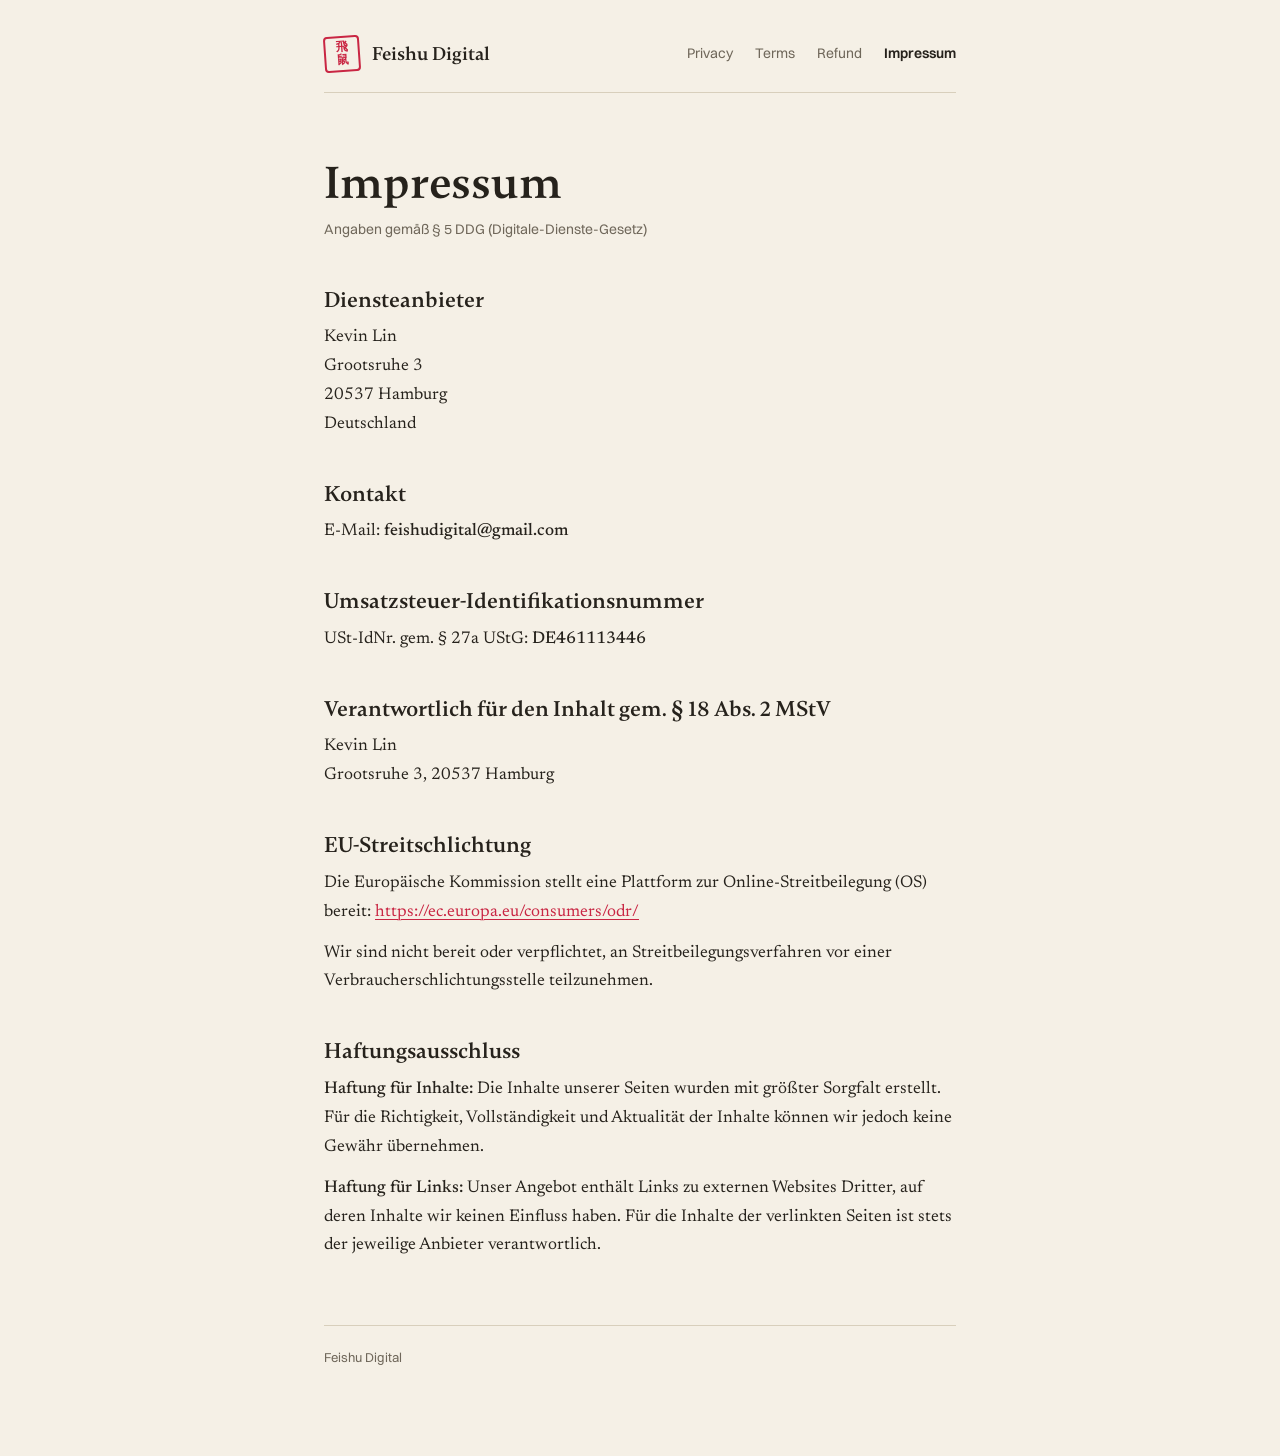
<file: impressum.html>
<!DOCTYPE html>
<html lang="de">
<head>
  <meta charset="UTF-8">
  <meta name="viewport" content="width=device-width, initial-scale=1.0">
  <title>Impressum &mdash; Feishu Digital</title>
  <meta name="description" content="Impressum der Feishu Digital, Hamburg. Angaben gem. § 5 DDG.">
  <link rel="icon" type="image/svg+xml" href="favicon.svg">
  <link rel="canonical" href="https://feishudigital.de/impressum.html">
  <link rel="stylesheet" href="legal.css">
</head>
<body>
  <div class="container">
    <nav class="nav">
      <a href="/" class="nav-brand"><span class="seal" aria-hidden="true">飛<br>鼠</span> Feishu Digital</a>
      <a href="privacy.html">Privacy</a>
      <a href="terms.html">Terms</a>
      <a href="refund.html">Refund</a>
      <a href="impressum.html" class="active" aria-current="page">Impressum</a>
    </nav>

    <main>

    <h1>Impressum</h1>
    <p class="subtitle">Angaben gem&auml;&szlig; &sect; 5 DDG (Digitale-Dienste-Gesetz)</p>

    <h2>Diensteanbieter</h2>
    <p>
      Kevin Lin<br>
      Grootsruhe 3<br>
      20537 Hamburg<br>
      Deutschland
    </p>

    <h2>Kontakt</h2>
    <p>E-Mail: <strong>feishudigital@gmail.com</strong></p>

    <h2>Umsatzsteuer-Identifikationsnummer</h2>
    <p>USt-IdNr. gem. &sect; 27a UStG: <strong>DE461113446</strong></p>

    <h2>Verantwortlich f&uuml;r den Inhalt gem. &sect; 18 Abs. 2 MStV</h2>
    <p>Kevin Lin<br>Grootsruhe 3, 20537 Hamburg</p>

    <h2>EU-Streitschlichtung</h2>
    <p>
      Die Europ&auml;ische Kommission stellt eine Plattform zur Online-Streitbeilegung (OS)
      bereit: <a href="https://ec.europa.eu/consumers/odr/" target="_blank" rel="noopener">https://ec.europa.eu/consumers/odr/</a>
    </p>
    <p>
      Wir sind nicht bereit oder verpflichtet, an Streitbeilegungsverfahren vor einer
      Verbraucherschlichtungsstelle teilzunehmen.
    </p>

    <h2>Haftungsausschluss</h2>
    <p>
      <strong>Haftung f&uuml;r Inhalte:</strong> Die Inhalte unserer Seiten wurden mit
      gr&ouml;&szlig;ter Sorgfalt erstellt. F&uuml;r die Richtigkeit, Vollst&auml;ndigkeit
      und Aktualit&auml;t der Inhalte k&ouml;nnen wir jedoch keine Gew&auml;hr &uuml;bernehmen.
    </p>
    <p>
      <strong>Haftung f&uuml;r Links:</strong> Unser Angebot enth&auml;lt Links zu externen
      Websites Dritter, auf deren Inhalte wir keinen Einfluss haben. F&uuml;r die Inhalte der
      verlinkten Seiten ist stets der jeweilige Anbieter verantwortlich.
    </p>

    </main>


    <footer class="footer-line">Feishu Digital</footer>
  </div>
</body>
</html>
</file>
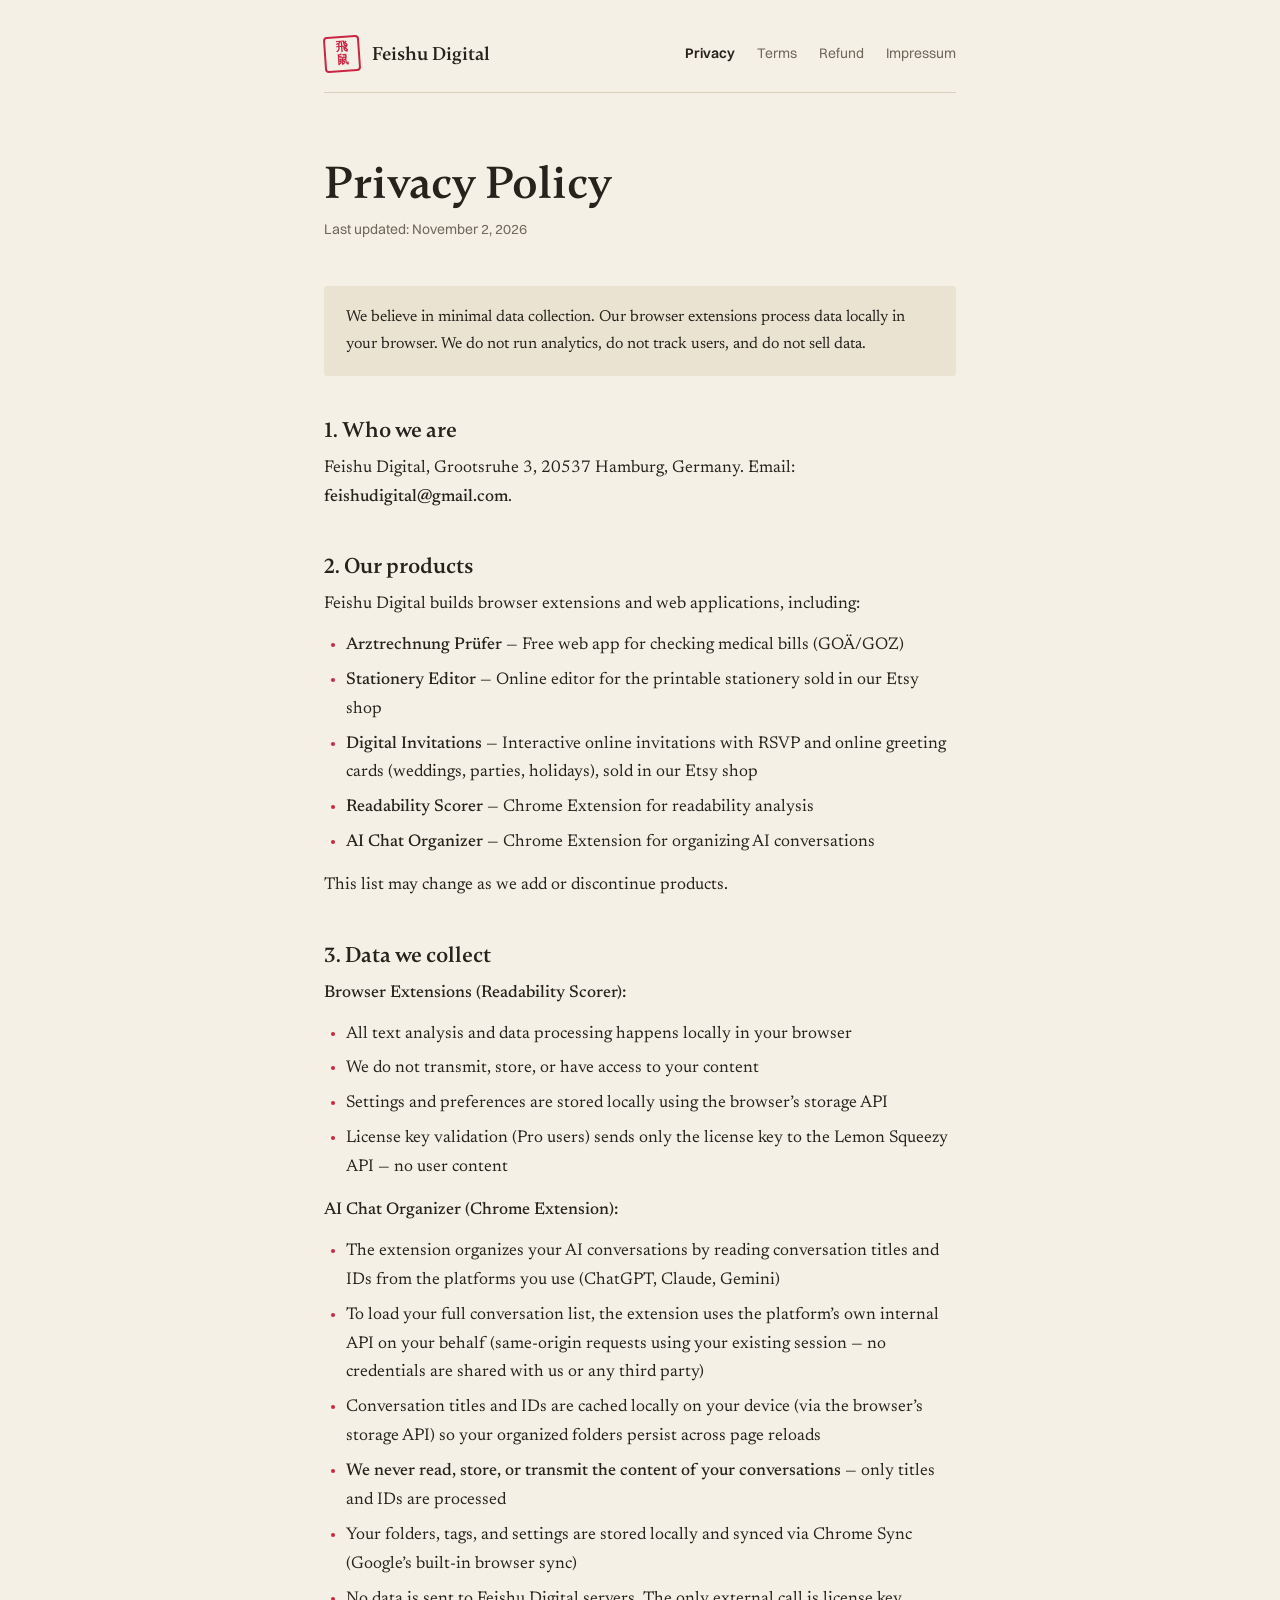
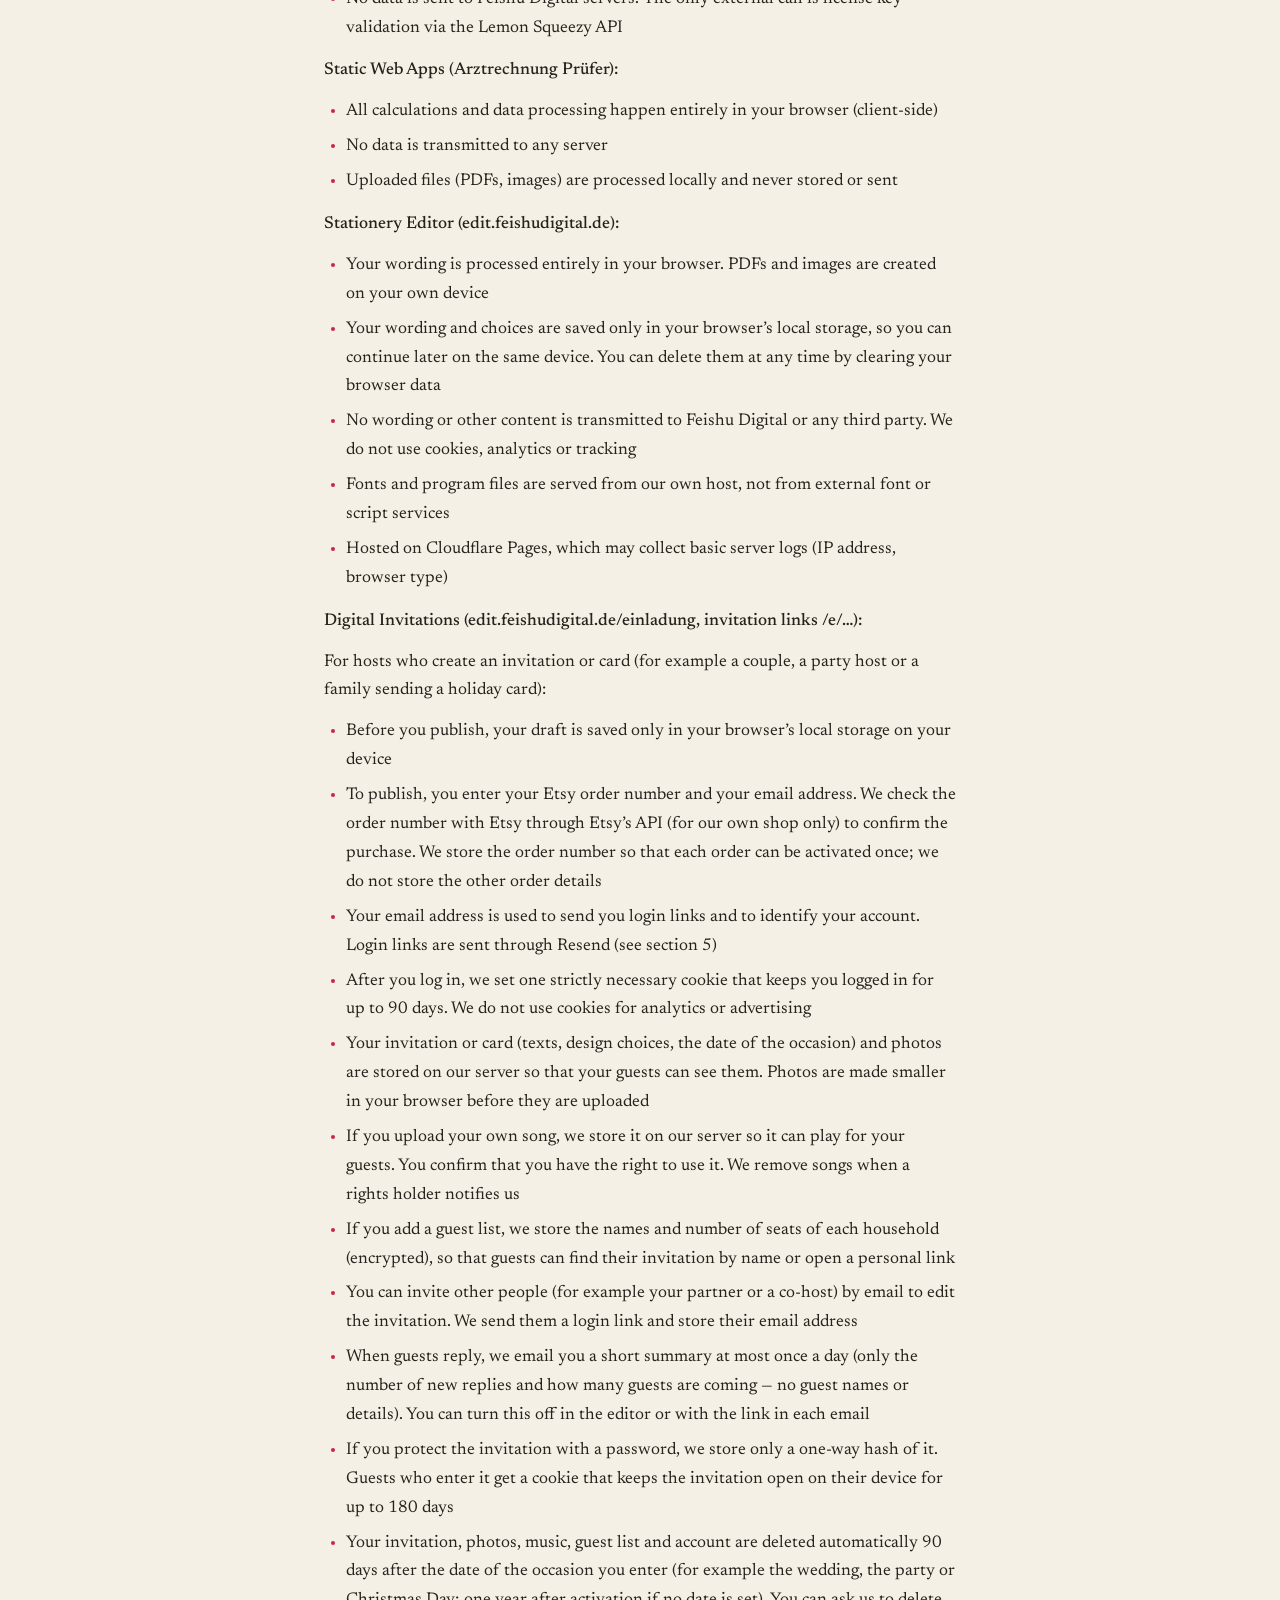
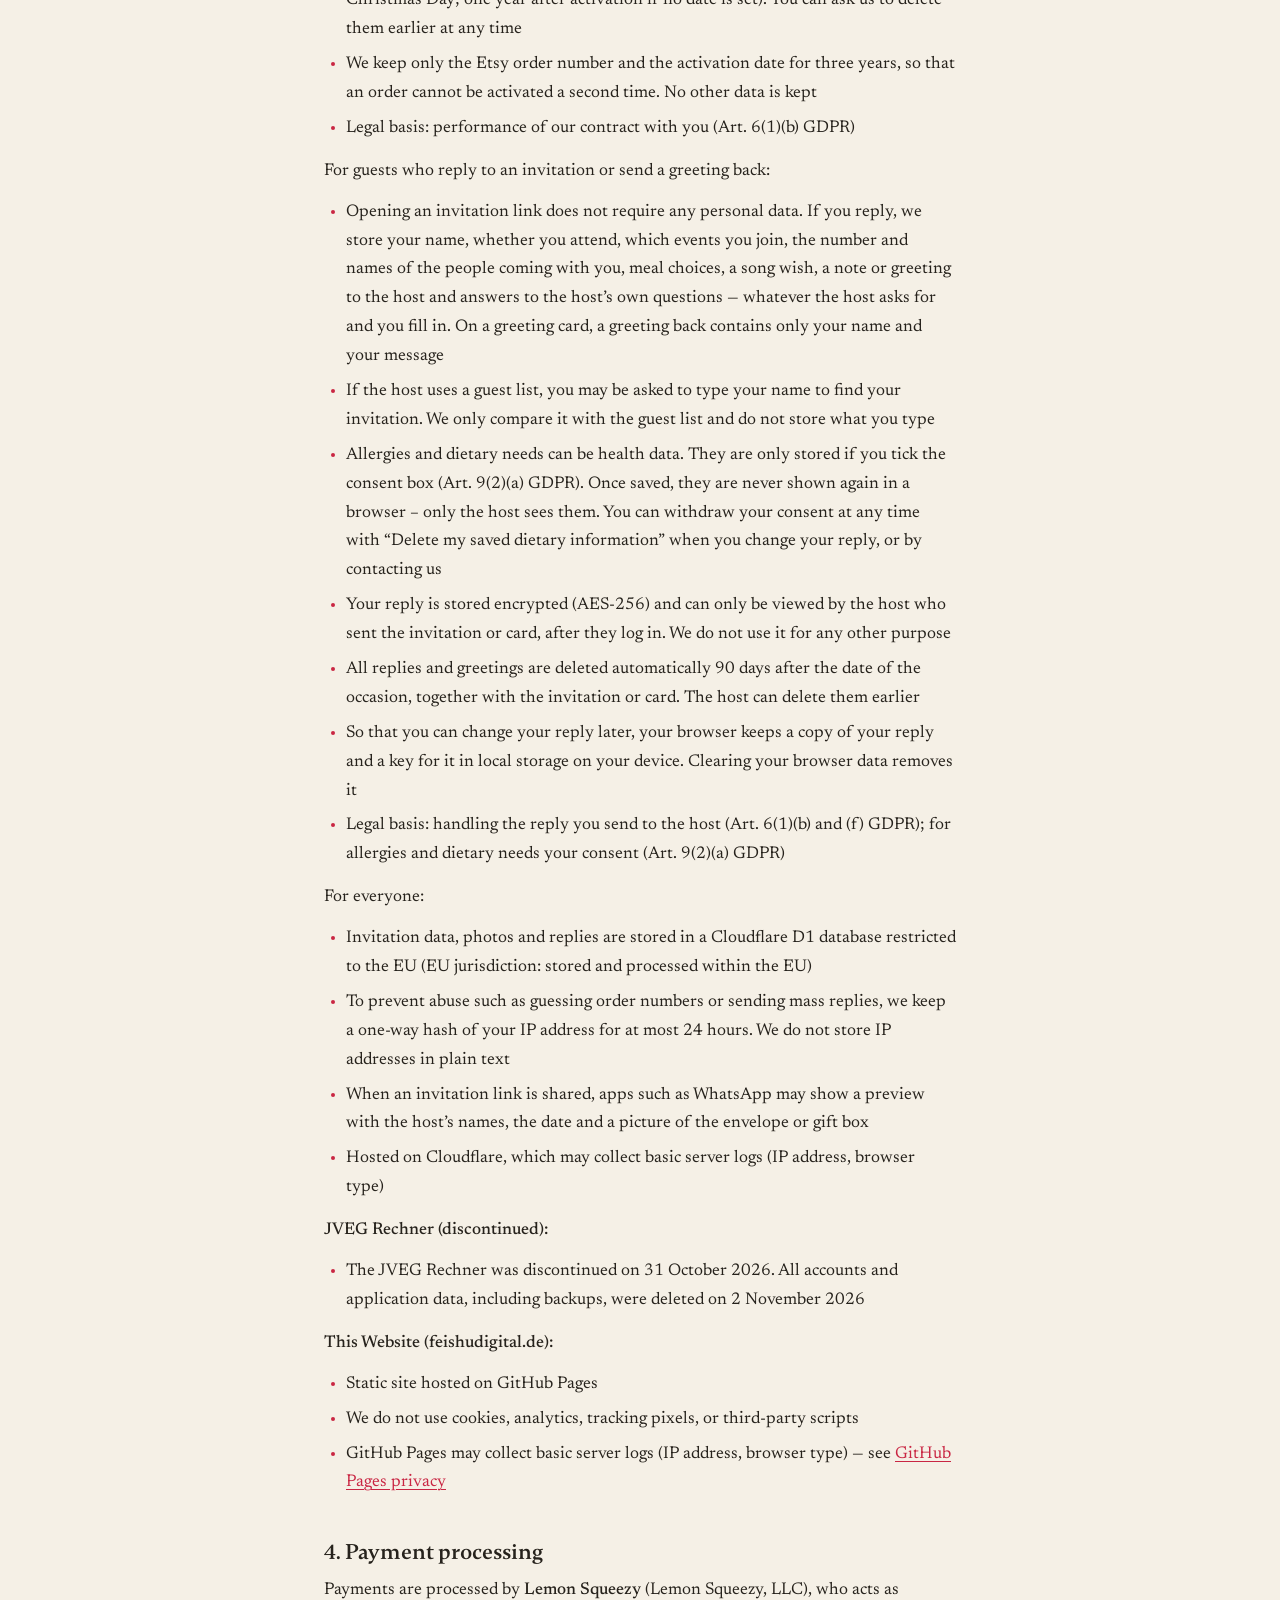
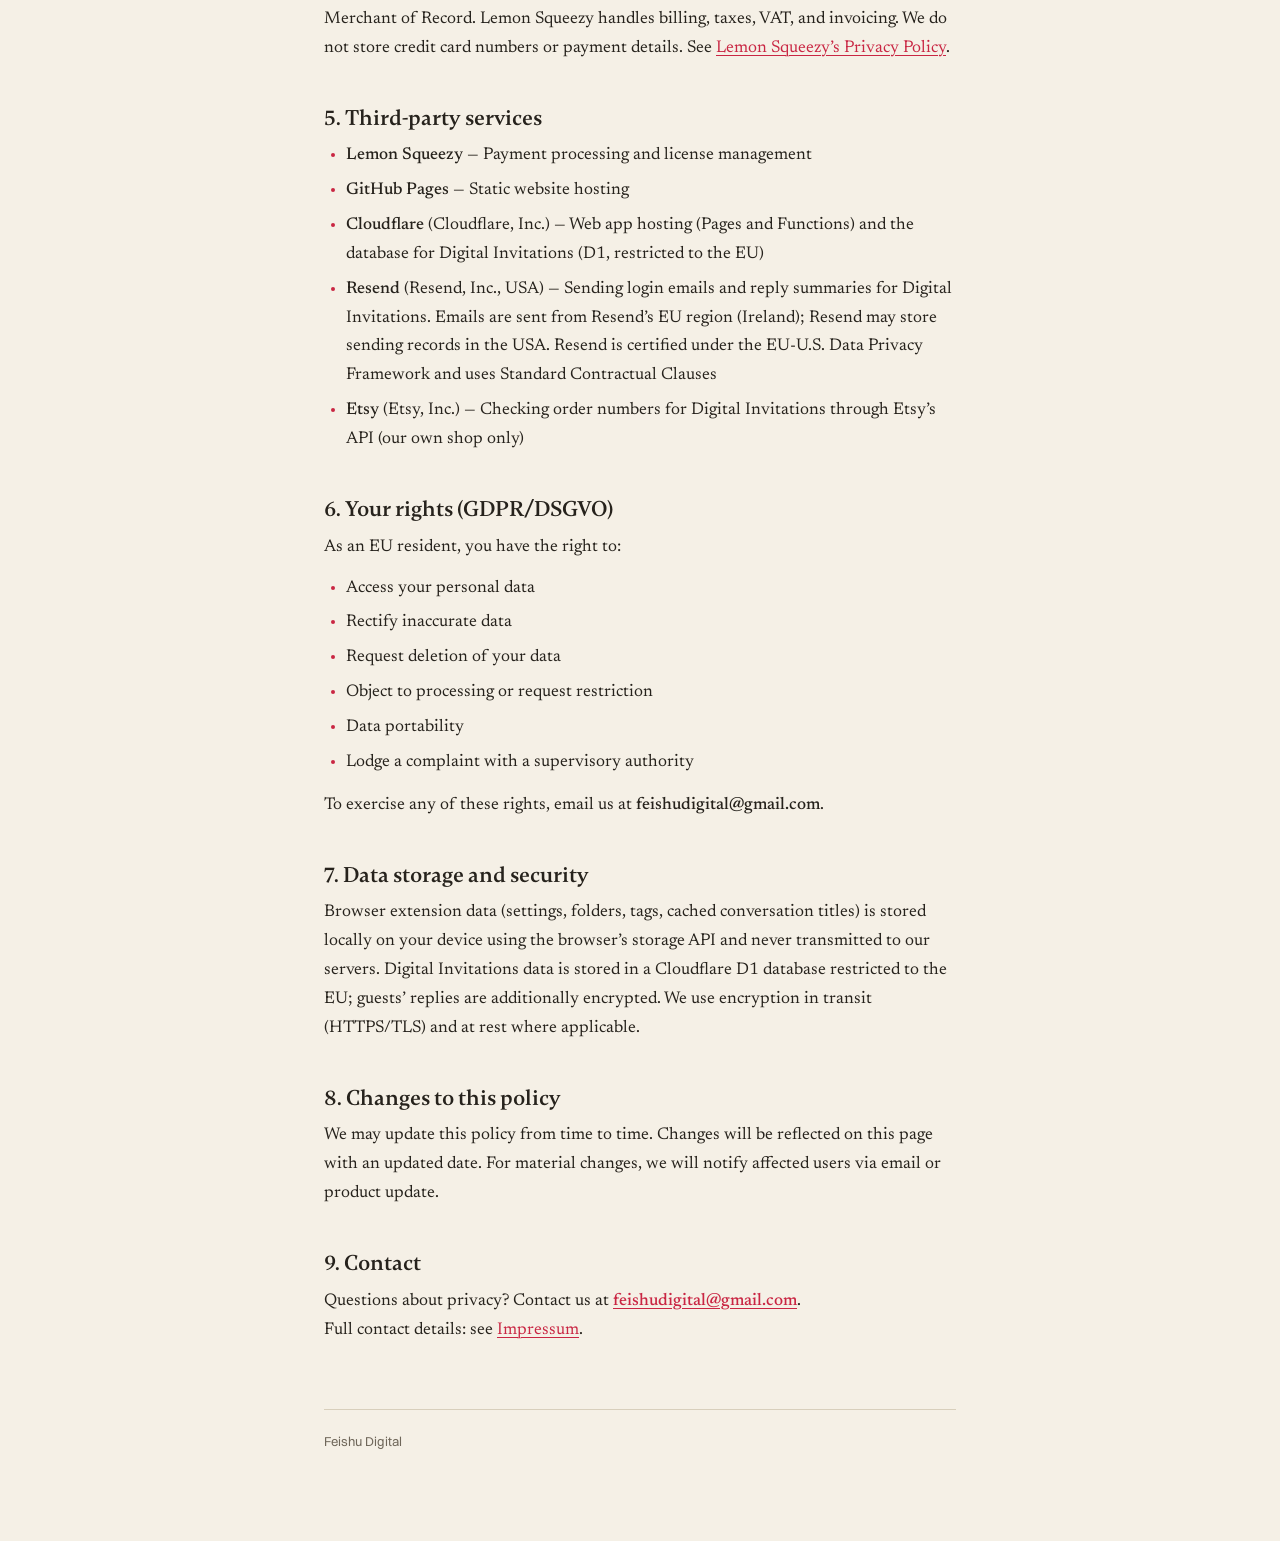
<file: privacy.html>
<!DOCTYPE html>
<html lang="en">
<head>
  <meta charset="UTF-8">
  <meta name="viewport" content="width=device-width, initial-scale=1.0">
  <title>Privacy Policy &mdash; Feishu Digital</title>
  <meta name="description" content="Privacy Policy for Feishu Digital products. We believe in minimal data collection.">
  <link rel="icon" type="image/svg+xml" href="favicon.svg">
  <link rel="canonical" href="https://feishudigital.de/privacy.html">
  <link rel="stylesheet" href="legal.css">
</head>
<body>
  <div class="container">
    <nav class="nav">
      <a href="/" class="nav-brand"><span class="seal" aria-hidden="true">飛<br>鼠</span> Feishu Digital</a>
      <a href="privacy.html" class="active" aria-current="page">Privacy</a>
      <a href="terms.html">Terms</a>
      <a href="refund.html">Refund</a>
      <a href="impressum.html">Impressum</a>
    </nav>

    <main>

    <h1>Privacy Policy</h1>
    <p class="subtitle">Last updated: November 2, 2026</p>

    <div class="callout">
      We believe in minimal data collection. Our browser extensions process data locally
      in your browser. We do not run analytics, do not track users, and do not sell data.
    </div>

    <h2>1. Who we are</h2>
    <p>
      Feishu Digital, Grootsruhe 3, 20537 Hamburg, Germany.
      Email: <strong>feishudigital@gmail.com</strong>.
    </p>

    <h2>2. Our products</h2>
    <p>Feishu Digital builds browser extensions and web applications, including:</p>
    <ul>
      <li><strong>Arztrechnung Pr&uuml;fer</strong> &mdash; Free web app for checking medical bills (GO&Auml;/GOZ)</li>
      <li><strong>Stationery Editor</strong> &mdash; Online editor for the printable stationery sold in our Etsy shop</li>
      <li><strong>Digital Invitations</strong> &mdash; Interactive online invitations with RSVP and online greeting cards (weddings, parties, holidays), sold in our Etsy shop</li>
      <li><strong>Readability Scorer</strong> &mdash; Chrome Extension for readability analysis</li>
      <li><strong>AI Chat Organizer</strong> &mdash; Chrome Extension for organizing AI conversations</li>
    </ul>
    <p>This list may change as we add or discontinue products.</p>

    <h2>3. Data we collect</h2>
    <p><strong>Browser Extensions (Readability Scorer):</strong></p>
    <ul>
      <li>All text analysis and data processing happens locally in your browser</li>
      <li>We do not transmit, store, or have access to your content</li>
      <li>Settings and preferences are stored locally using the browser&rsquo;s storage API</li>
      <li>License key validation (Pro users) sends only the license key to the Lemon Squeezy API &mdash; no user content</li>
    </ul>
    <p><strong>AI Chat Organizer (Chrome Extension):</strong></p>
    <ul>
      <li>The extension organizes your AI conversations by reading conversation titles and IDs from the platforms you use (ChatGPT, Claude, Gemini)</li>
      <li>To load your full conversation list, the extension uses the platform&rsquo;s own internal API on your behalf (same-origin requests using your existing session &mdash; no credentials are shared with us or any third party)</li>
      <li>Conversation titles and IDs are cached locally on your device (via the browser&rsquo;s storage API) so your organized folders persist across page reloads</li>
      <li><strong>We never read, store, or transmit the content of your conversations</strong> &mdash; only titles and IDs are processed</li>
      <li>Your folders, tags, and settings are stored locally and synced via Chrome Sync (Google&rsquo;s built-in browser sync)</li>
      <li>No data is sent to Feishu Digital servers. The only external call is license key validation via the Lemon Squeezy API</li>
    </ul>
    <p><strong>Static Web Apps (Arztrechnung Pr&uuml;fer):</strong></p>
    <ul>
      <li>All calculations and data processing happen entirely in your browser (client-side)</li>
      <li>No data is transmitted to any server</li>
      <li>Uploaded files (PDFs, images) are processed locally and never stored or sent</li>
    </ul>
    <p><strong>Stationery Editor (edit.feishudigital.de):</strong></p>
    <ul>
      <li>Your wording is processed entirely in your browser. PDFs and images are created on your own device</li>
      <li>Your wording and choices are saved only in your browser&rsquo;s local storage, so you can continue later on the same device. You can delete them at any time by clearing your browser data</li>
      <li>No wording or other content is transmitted to Feishu Digital or any third party. We do not use cookies, analytics or tracking</li>
      <li>Fonts and program files are served from our own host, not from external font or script services</li>
      <li>Hosted on Cloudflare Pages, which may collect basic server logs (IP address, browser type)</li>
    </ul>
    <p><strong>Digital Invitations (edit.feishudigital.de/einladung, invitation links /e/&hellip;):</strong></p>
    <p>For hosts who create an invitation or card (for example a couple, a party host or a family sending a holiday card):</p>
    <ul>
      <li>Before you publish, your draft is saved only in your browser&rsquo;s local storage on your device</li>
      <li>To publish, you enter your Etsy order number and your email address. We check the order number with Etsy through Etsy&rsquo;s API (for our own shop only) to confirm the purchase. We store the order number so that each order can be activated once; we do not store the other order details</li>
      <li>Your email address is used to send you login links and to identify your account. Login links are sent through Resend (see section 5)</li>
      <li>After you log in, we set one strictly necessary cookie that keeps you logged in for up to 90 days. We do not use cookies for analytics or advertising</li>
      <li>Your invitation or card (texts, design choices, the date of the occasion) and photos are stored on our server so that your guests can see them. Photos are made smaller in your browser before they are uploaded</li>
      <li>If you upload your own song, we store it on our server so it can play for your guests. You confirm that you have the right to use it. We remove songs when a rights holder notifies us</li>
      <li>If you add a guest list, we store the names and number of seats of each household (encrypted), so that guests can find their invitation by name or open a personal link</li>
      <li>You can invite other people (for example your partner or a co-host) by email to edit the invitation. We send them a login link and store their email address</li>
      <li>When guests reply, we email you a short summary at most once a day (only the number of new replies and how many guests are coming &mdash; no guest names or details). You can turn this off in the editor or with the link in each email</li>
      <li>If you protect the invitation with a password, we store only a one-way hash of it. Guests who enter it get a cookie that keeps the invitation open on their device for up to 180 days</li>
      <li>Your invitation, photos, music, guest list and account are deleted automatically 90 days after the date of the occasion you enter (for example the wedding, the party or Christmas Day; one year after activation if no date is set). You can ask us to delete them earlier at any time</li>
      <li>We keep only the Etsy order number and the activation date for three years, so that an order cannot be activated a second time. No other data is kept</li>
      <li>Legal basis: performance of our contract with you (Art. 6(1)(b) GDPR)</li>
    </ul>
    <p>For guests who reply to an invitation or send a greeting back:</p>
    <ul>
      <li>Opening an invitation link does not require any personal data. If you reply, we store your name, whether you attend, which events you join, the number and names of the people coming with you, meal choices, a song wish, a note or greeting to the host and answers to the host&rsquo;s own questions &mdash; whatever the host asks for and you fill in. On a greeting card, a greeting back contains only your name and your message</li>
      <li>If the host uses a guest list, you may be asked to type your name to find your invitation. We only compare it with the guest list and do not store what you type</li>
      <li>Allergies and dietary needs can be health data. They are only stored if you tick the consent box (Art. 9(2)(a) GDPR). Once saved, they are never shown again in a browser &ndash; only the host sees them. You can withdraw your consent at any time with “Delete my saved dietary information” when you change your reply, or by contacting us</li>
      <li>Your reply is stored encrypted (AES-256) and can only be viewed by the host who sent the invitation or card, after they log in. We do not use it for any other purpose</li>
      <li>All replies and greetings are deleted automatically 90 days after the date of the occasion, together with the invitation or card. The host can delete them earlier</li>
      <li>So that you can change your reply later, your browser keeps a copy of your reply and a key for it in local storage on your device. Clearing your browser data removes it</li>
      <li>Legal basis: handling the reply you send to the host (Art. 6(1)(b) and (f) GDPR); for allergies and dietary needs your consent (Art. 9(2)(a) GDPR)</li>
    </ul>
    <p>For everyone:</p>
    <ul>
      <li>Invitation data, photos and replies are stored in a Cloudflare D1 database restricted to the EU (EU jurisdiction: stored and processed within the EU)</li>
      <li>To prevent abuse such as guessing order numbers or sending mass replies, we keep a one-way hash of your IP address for at most 24 hours. We do not store IP addresses in plain text</li>
      <li>When an invitation link is shared, apps such as WhatsApp may show a preview with the host&rsquo;s names, the date and a picture of the envelope or gift box</li>
      <li>Hosted on Cloudflare, which may collect basic server logs (IP address, browser type)</li>
    </ul>
    <p><strong>JVEG Rechner (discontinued):</strong></p>
    <ul>
      <li>The JVEG Rechner was discontinued on 31 October 2026. All accounts and application data, including backups, were deleted on 2 November 2026</li>
    </ul>
    <p><strong>This Website (feishudigital.de):</strong></p>
    <ul>
      <li>Static site hosted on GitHub Pages</li>
      <li>We do not use cookies, analytics, tracking pixels, or third-party scripts</li>
      <li>GitHub Pages may collect basic server logs (IP address, browser type) &mdash; see <a href="https://docs.github.com/en/pages/getting-started-with-github-pages/about-github-pages#data-collection" target="_blank" rel="noopener">GitHub Pages privacy</a></li>
    </ul>

    <h2>4. Payment processing</h2>
    <p>
      Payments are processed by <strong>Lemon Squeezy</strong> (Lemon Squeezy, LLC), who acts
      as Merchant of Record. Lemon Squeezy handles billing, taxes, VAT, and invoicing. We do
      not store credit card numbers or payment details. See
      <a href="https://www.lemonsqueezy.com/privacy" target="_blank" rel="noopener">Lemon Squeezy&rsquo;s Privacy Policy</a>.
    </p>

    <h2>5. Third-party services</h2>
    <ul>
      <li><strong>Lemon Squeezy</strong> &mdash; Payment processing and license management</li>
      <li><strong>GitHub Pages</strong> &mdash; Static website hosting</li>
      <li><strong>Cloudflare</strong> (Cloudflare, Inc.) &mdash; Web app hosting (Pages and Functions) and the database for Digital Invitations (D1, restricted to the EU)</li>
      <li><strong>Resend</strong> (Resend, Inc., USA) &mdash; Sending login emails and reply summaries for Digital Invitations. Emails are sent from Resend&rsquo;s EU region (Ireland); Resend may store sending records in the USA. Resend is certified under the EU-U.S. Data Privacy Framework and uses Standard Contractual Clauses</li>
      <li><strong>Etsy</strong> (Etsy, Inc.) &mdash; Checking order numbers for Digital Invitations through Etsy&rsquo;s API (our own shop only)</li>
    </ul>

    <h2>6. Your rights (GDPR/DSGVO)</h2>
    <p>As an EU resident, you have the right to:</p>
    <ul>
      <li>Access your personal data</li>
      <li>Rectify inaccurate data</li>
      <li>Request deletion of your data</li>
      <li>Object to processing or request restriction</li>
      <li>Data portability</li>
      <li>Lodge a complaint with a supervisory authority</li>
    </ul>
    <p>To exercise any of these rights, email us at <strong>feishudigital@gmail.com</strong>.</p>

    <h2>7. Data storage and security</h2>
    <p>
      Browser extension data (settings, folders, tags, cached conversation titles) is stored
      locally on your device using the browser&rsquo;s storage API and never transmitted to our servers.
      Digital Invitations data is stored in a Cloudflare D1 database restricted to the EU; guests&rsquo; replies are additionally encrypted.
      We use encryption in transit (HTTPS/TLS) and at rest where applicable.
    </p>

    <h2>8. Changes to this policy</h2>
    <p>
      We may update this policy from time to time. Changes will be reflected on this page
      with an updated date. For material changes, we will notify affected users via email
      or product update.
    </p>

    <h2>9. Contact</h2>
    <p>
      Questions about privacy? Contact us at
      <strong><a href="mailto:feishudigital@gmail.com">feishudigital@gmail.com</a></strong>.<br>
      Full contact details: see <a href="impressum.html">Impressum</a>.
    </p>

    </main>


    <footer class="footer-line">Feishu Digital</footer>
  </div>
</body>
</html>
</file>
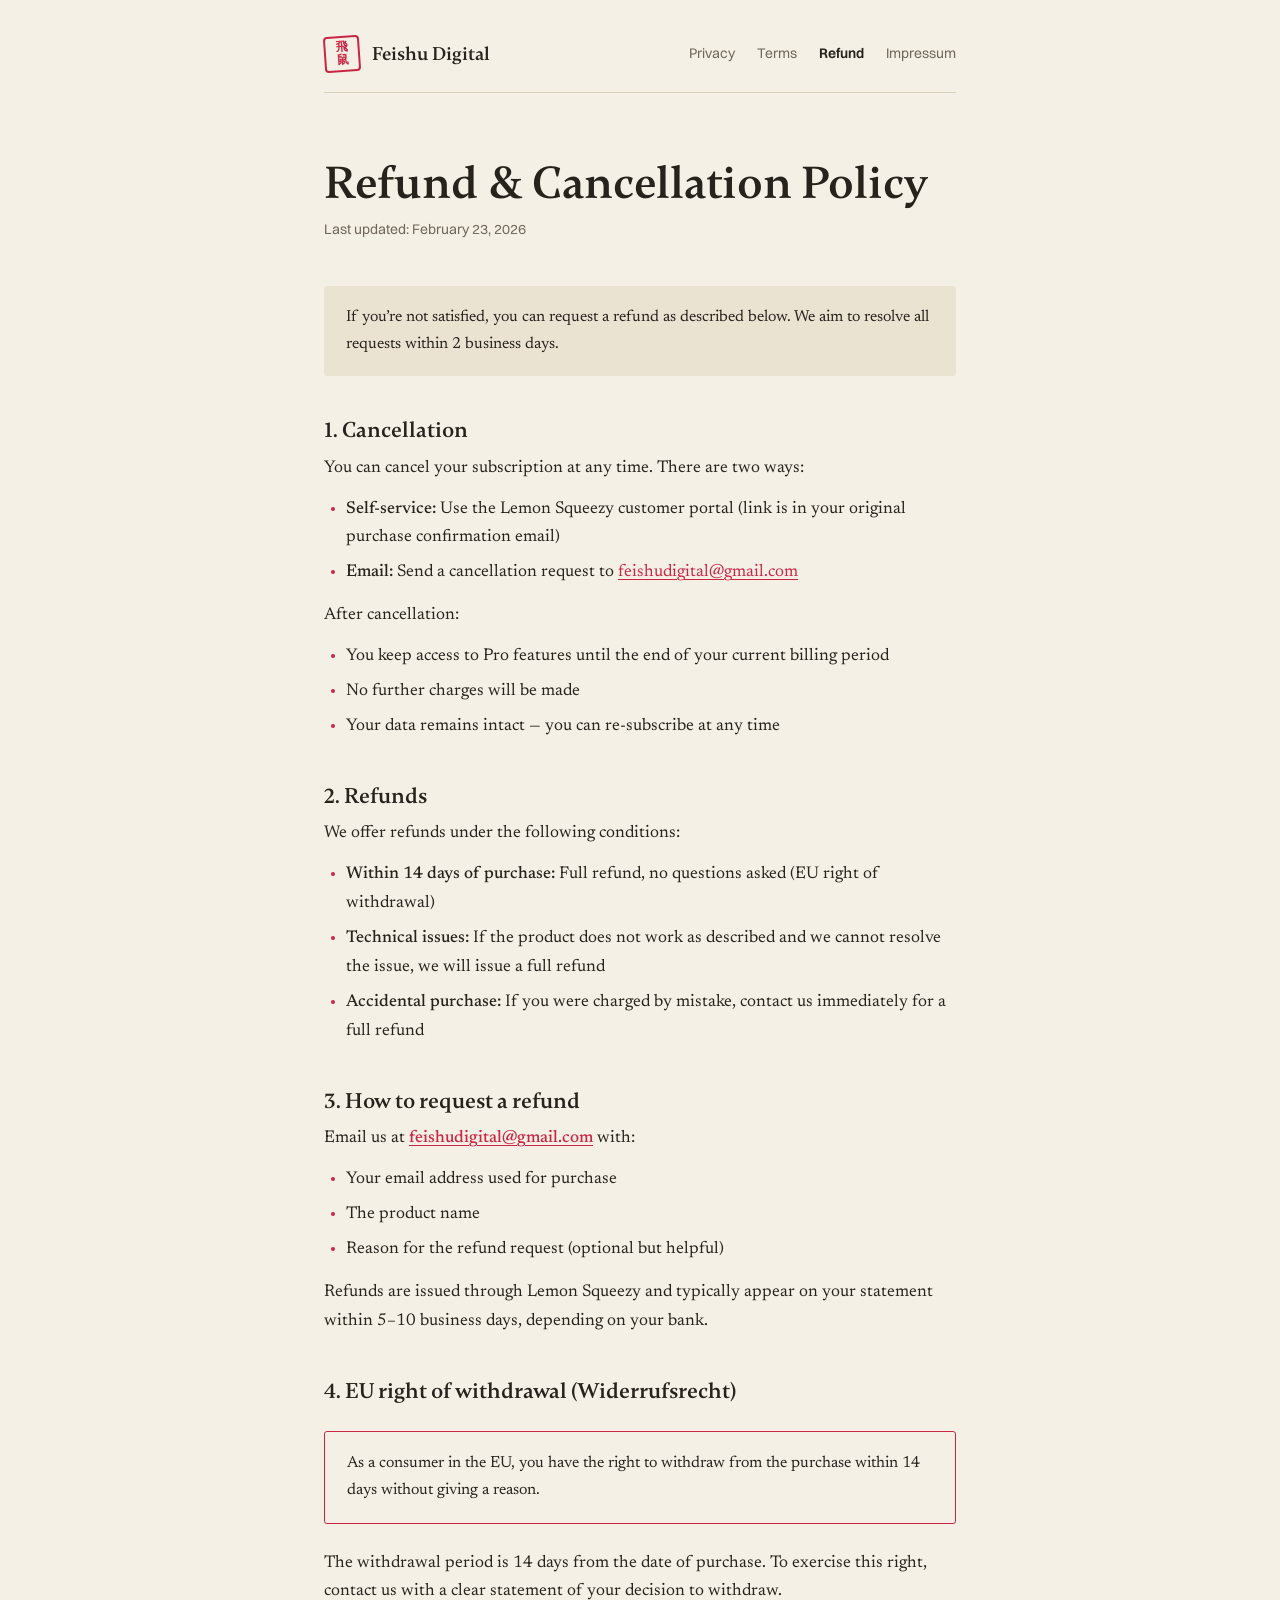
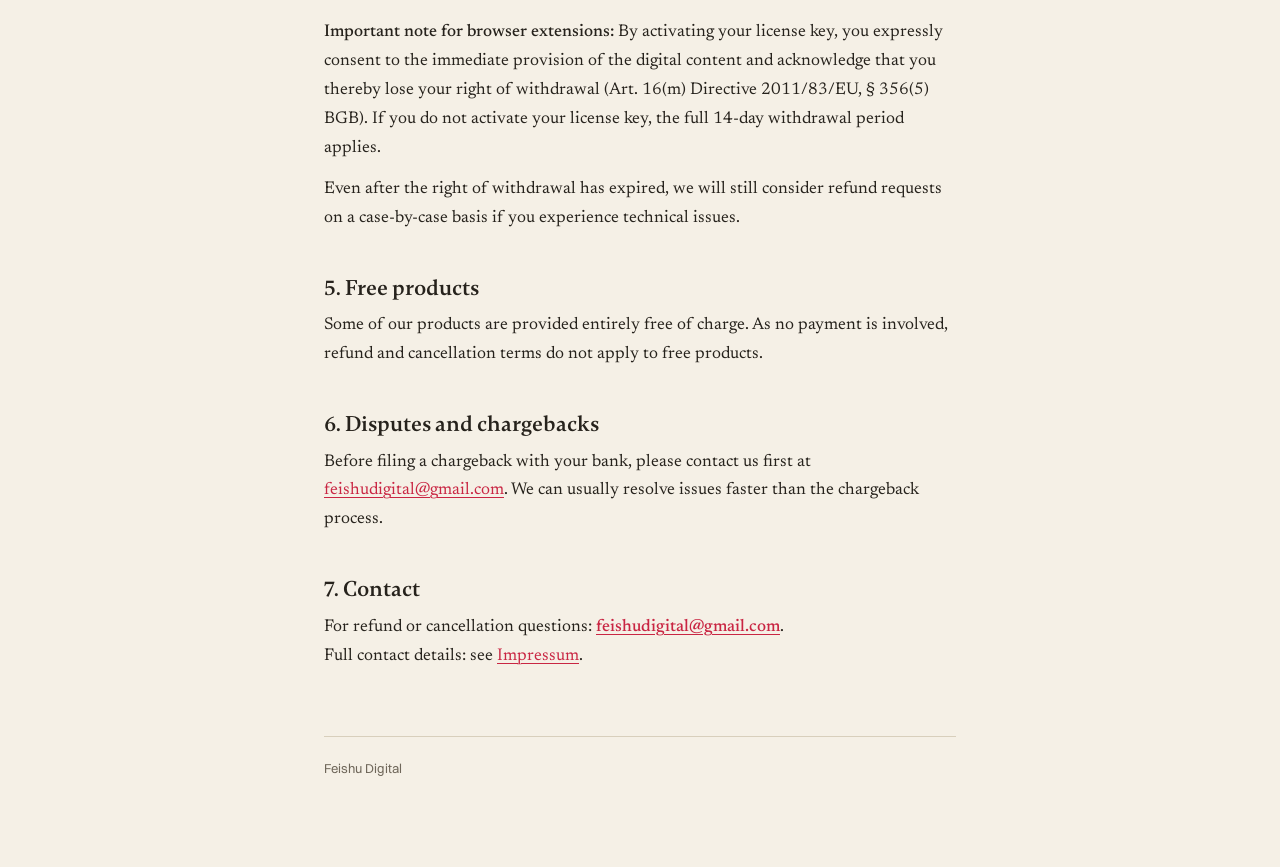
<file: refund.html>
<!DOCTYPE html>
<html lang="en">
<head>
  <meta charset="UTF-8">
  <meta name="viewport" content="width=device-width, initial-scale=1.0">
  <title>Refund &amp; Cancellation Policy &mdash; Feishu Digital</title>
  <meta name="description" content="Refund and cancellation policy for Feishu Digital products. 14-day EU right of withdrawal included.">
  <link rel="icon" type="image/svg+xml" href="favicon.svg">
  <link rel="canonical" href="https://feishudigital.de/refund.html">
  <link rel="stylesheet" href="legal.css">
</head>
<body>
  <div class="container">
    <nav class="nav">
      <a href="/" class="nav-brand"><span class="seal" aria-hidden="true">飛<br>鼠</span> Feishu Digital</a>
      <a href="privacy.html">Privacy</a>
      <a href="terms.html">Terms</a>
      <a href="refund.html" class="active" aria-current="page">Refund</a>
      <a href="impressum.html">Impressum</a>
    </nav>

    <main>

    <h1>Refund &amp; Cancellation Policy</h1>
    <p class="subtitle">Last updated: February 23, 2026</p>

    <div class="callout">
      If you&rsquo;re not satisfied, you can request a refund as described below.
      We aim to resolve all requests within 2 business days.
    </div>

    <h2>1. Cancellation</h2>
    <p>You can cancel your subscription at any time. There are two ways:</p>
    <ul>
      <li><strong>Self-service:</strong> Use the Lemon Squeezy customer portal (link is in your original purchase confirmation email)</li>
      <li><strong>Email:</strong> Send a cancellation request to <a href="mailto:feishudigital@gmail.com">feishudigital@gmail.com</a></li>
    </ul>
    <p>After cancellation:</p>
    <ul>
      <li>You keep access to Pro features until the end of your current billing period</li>
      <li>No further charges will be made</li>
      <li>Your data remains intact &mdash; you can re-subscribe at any time</li>
    </ul>

    <h2>2. Refunds</h2>
    <p>We offer refunds under the following conditions:</p>
    <ul>
      <li><strong>Within 14 days of purchase:</strong> Full refund, no questions asked (EU right of withdrawal)</li>
      <li><strong>Technical issues:</strong> If the product does not work as described and we cannot resolve the issue, we will issue a full refund</li>
      <li><strong>Accidental purchase:</strong> If you were charged by mistake, contact us immediately for a full refund</li>
    </ul>

    <h2>3. How to request a refund</h2>
    <p>
      Email us at <strong><a href="mailto:feishudigital@gmail.com">feishudigital@gmail.com</a></strong> with:
    </p>
    <ul>
      <li>Your email address used for purchase</li>
      <li>The product name</li>
      <li>Reason for the refund request (optional but helpful)</li>
    </ul>
    <p>
      Refunds are issued through Lemon Squeezy and typically appear on your statement
      within 5&ndash;10 business days, depending on your bank.
    </p>

    <h2>4. EU right of withdrawal (Widerrufsrecht)</h2>
    <div class="callout-warn">
      As a consumer in the EU, you have the right to withdraw from the purchase within
      14 days without giving a reason.
    </div>
    <p>
      The withdrawal period is 14 days from the date of purchase. To exercise this right,
      contact us with a clear statement of your decision to withdraw.
    </p>
    <p>
      <strong>Important note for browser extensions:</strong> By activating your license key,
      you expressly consent to the immediate provision of the digital content and acknowledge
      that you thereby lose your right of withdrawal (Art. 16(m) Directive 2011/83/EU,
      &sect; 356(5) BGB). If you do not activate your license key, the full 14-day withdrawal
      period applies.
    </p>
    <p>
      Even after the right of withdrawal has expired, we will still consider refund requests
      on a case-by-case basis if you experience technical issues.
    </p>

    <h2>5. Free products</h2>
    <p>
      Some of our products are provided entirely free of charge. As no payment is involved,
      refund and cancellation terms do not apply to free products.
    </p>

    <h2>6. Disputes and chargebacks</h2>
    <p>
      Before filing a chargeback with your bank, please contact us first at
      <a href="mailto:feishudigital@gmail.com">feishudigital@gmail.com</a>.
      We can usually resolve issues faster than the chargeback process.
    </p>

    <h2>7. Contact</h2>
    <p>
      For refund or cancellation questions:
      <strong><a href="mailto:feishudigital@gmail.com">feishudigital@gmail.com</a></strong>.<br>
      Full contact details: see <a href="impressum.html">Impressum</a>.
    </p>

    </main>


    <footer class="footer-line">Feishu Digital</footer>
  </div>
</body>
</html>
</file>
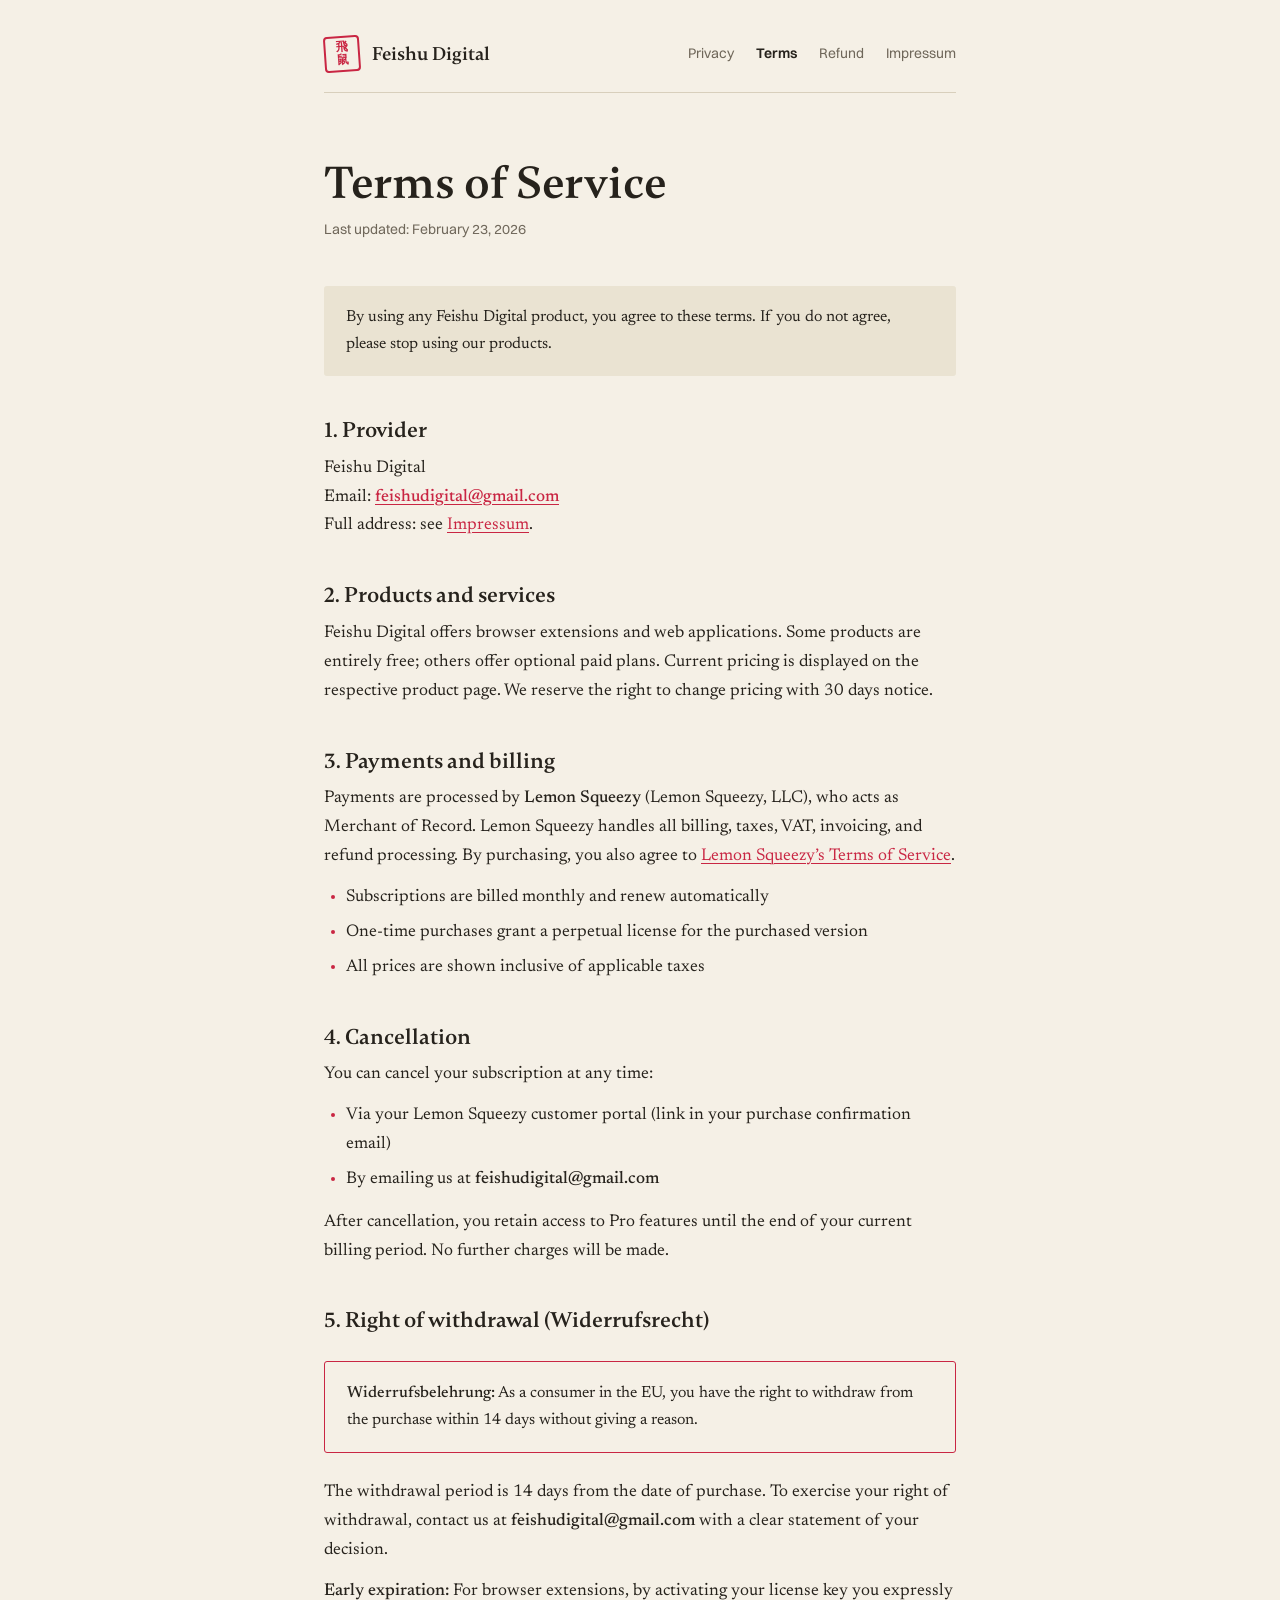
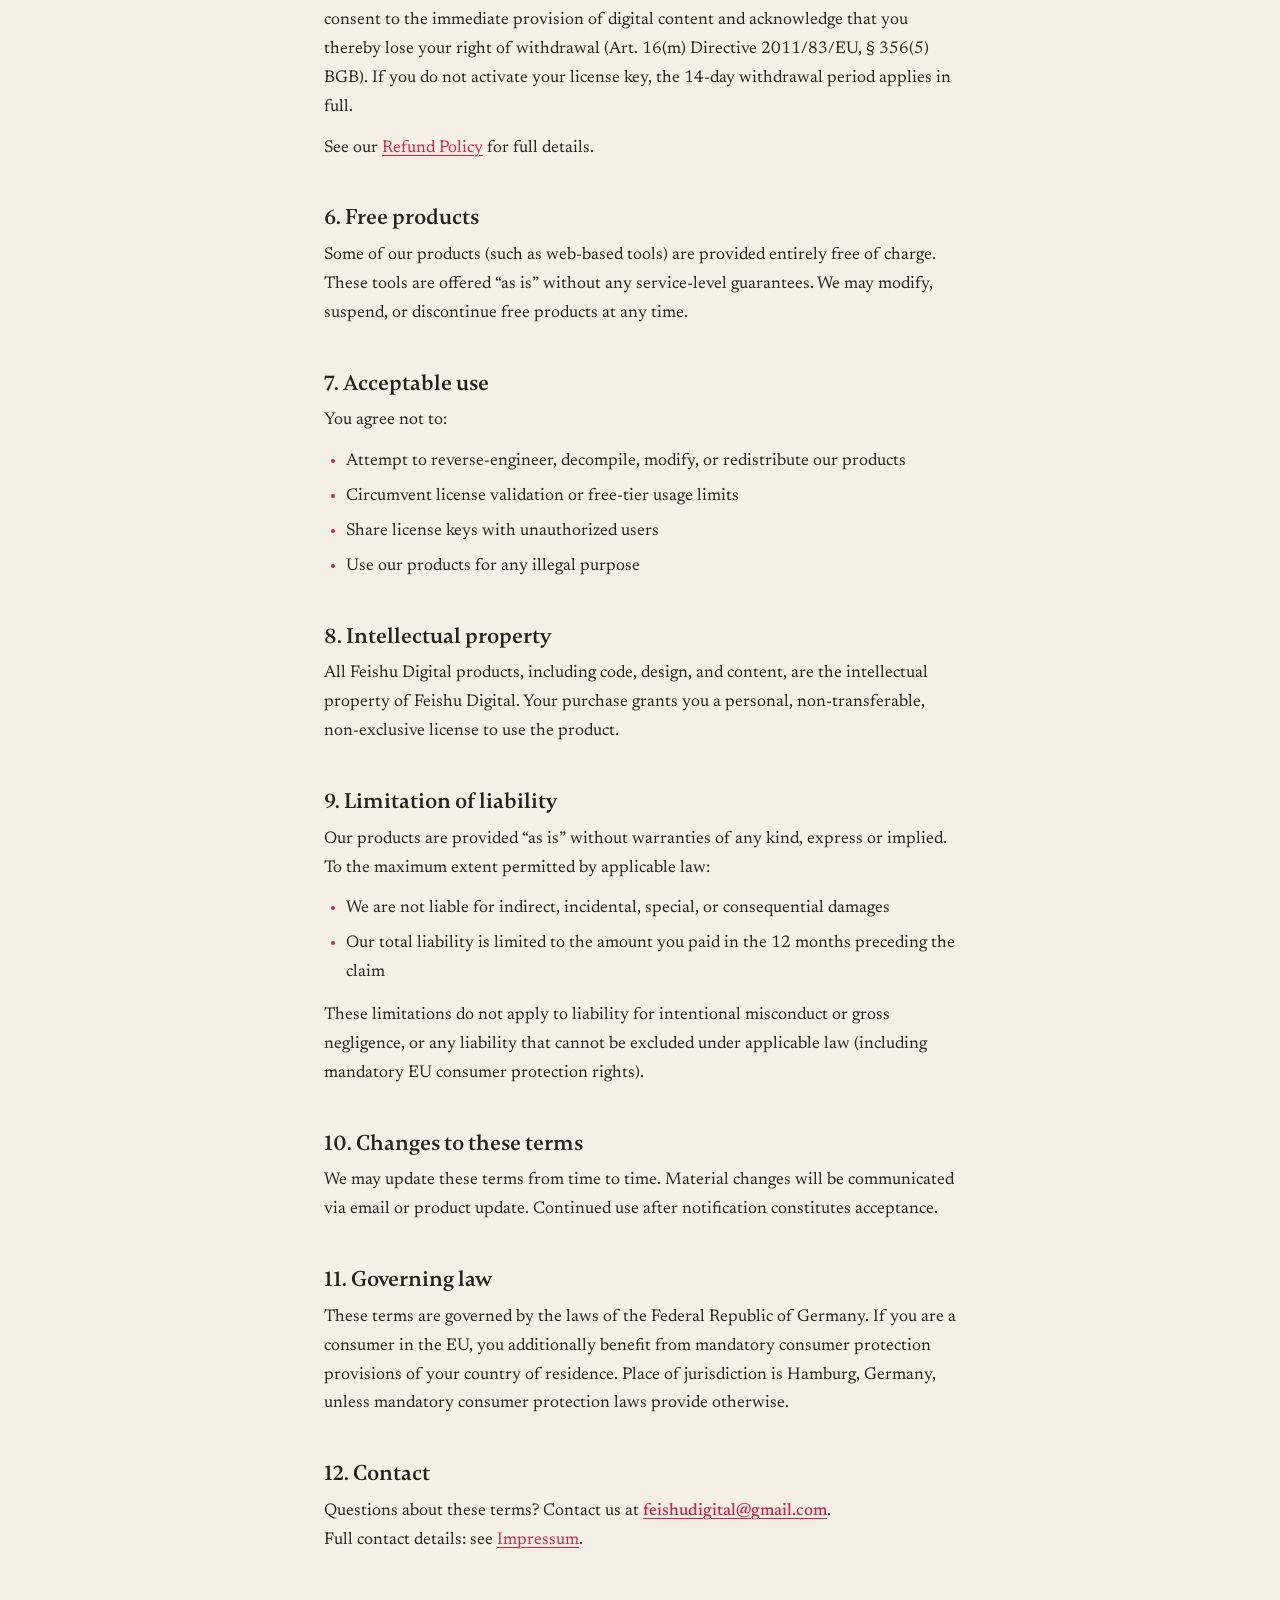
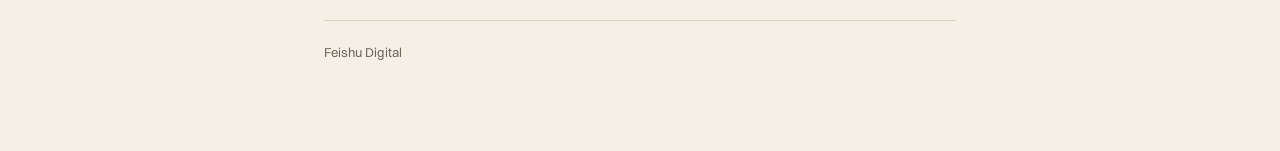
<file: terms.html>
<!DOCTYPE html>
<html lang="en">
<head>
  <meta charset="UTF-8">
  <meta name="viewport" content="width=device-width, initial-scale=1.0">
  <title>Terms of Service &mdash; Feishu Digital</title>
  <meta name="description" content="Terms of Service for Feishu Digital products. Clear, fair terms for browser extensions and web applications.">
  <link rel="icon" type="image/svg+xml" href="favicon.svg">
  <link rel="canonical" href="https://feishudigital.de/terms.html">
  <link rel="stylesheet" href="legal.css">
</head>
<body>
  <div class="container">
    <nav class="nav">
      <a href="/" class="nav-brand"><span class="seal" aria-hidden="true">飛<br>鼠</span> Feishu Digital</a>
      <a href="privacy.html">Privacy</a>
      <a href="terms.html" class="active" aria-current="page">Terms</a>
      <a href="refund.html">Refund</a>
      <a href="impressum.html">Impressum</a>
    </nav>

    <main>

    <h1>Terms of Service</h1>
    <p class="subtitle">Last updated: February 23, 2026</p>

    <div class="callout">
      By using any Feishu Digital product, you agree to these terms. If you do not agree, please stop using our products.
    </div>

    <h2>1. Provider</h2>
    <p>
      Feishu Digital<br>
      Email: <strong><a href="mailto:feishudigital@gmail.com">feishudigital@gmail.com</a></strong><br>
      Full address: see <a href="impressum.html">Impressum</a>.
    </p>

    <h2>2. Products and services</h2>
    <p>
      Feishu Digital offers browser extensions and web applications. Some products are
      entirely free; others offer optional paid plans. Current pricing is displayed on
      the respective product page. We reserve the right to change pricing with 30 days notice.
    </p>

    <h2>3. Payments and billing</h2>
    <p>
      Payments are processed by <strong>Lemon Squeezy</strong> (Lemon Squeezy, LLC), who acts
      as Merchant of Record. Lemon Squeezy handles all billing, taxes, VAT, invoicing, and
      refund processing. By purchasing, you also agree to
      <a href="https://www.lemonsqueezy.com/terms" target="_blank" rel="noopener">Lemon Squeezy&rsquo;s Terms of Service</a>.
    </p>
    <ul>
      <li>Subscriptions are billed monthly and renew automatically</li>
      <li>One-time purchases grant a perpetual license for the purchased version</li>
      <li>All prices are shown inclusive of applicable taxes</li>
    </ul>

    <h2>4. Cancellation</h2>
    <p>You can cancel your subscription at any time:</p>
    <ul>
      <li>Via your Lemon Squeezy customer portal (link in your purchase confirmation email)</li>
      <li>By emailing us at <strong>feishudigital@gmail.com</strong></li>
    </ul>
    <p>
      After cancellation, you retain access to Pro features until the end of your current
      billing period. No further charges will be made.
    </p>

    <h2>5. Right of withdrawal (Widerrufsrecht)</h2>
    <div class="callout-warn">
      <strong>Widerrufsbelehrung:</strong> As a consumer in the EU, you have the right to
      withdraw from the purchase within 14 days without giving a reason.
    </div>
    <p>
      The withdrawal period is 14 days from the date of purchase. To exercise your right of
      withdrawal, contact us at <strong>feishudigital@gmail.com</strong> with a clear statement
      of your decision.
    </p>
    <p>
      <strong>Early expiration:</strong> For browser extensions, by activating your license key
      you expressly consent to the immediate provision of digital content and acknowledge that
      you thereby lose your right of withdrawal (Art. 16(m) Directive 2011/83/EU, &sect; 356(5) BGB).
      If you do not activate your license key, the 14-day withdrawal period applies in full.
    </p>
    <p>See our <a href="refund.html">Refund Policy</a> for full details.</p>

    <h2>6. Free products</h2>
    <p>
      Some of our products (such as web-based tools) are provided entirely free of charge.
      These tools are offered &ldquo;as is&rdquo; without any service-level guarantees.
      We may modify, suspend, or discontinue free products at any time.
    </p>

    <h2>7. Acceptable use</h2>
    <p>You agree not to:</p>
    <ul>
      <li>Attempt to reverse-engineer, decompile, modify, or redistribute our products</li>
      <li>Circumvent license validation or free-tier usage limits</li>
      <li>Share license keys with unauthorized users</li>
      <li>Use our products for any illegal purpose</li>
    </ul>

    <h2>8. Intellectual property</h2>
    <p>
      All Feishu Digital products, including code, design, and content, are the intellectual
      property of Feishu Digital. Your purchase grants you a personal,
      non-transferable, non-exclusive license to use the product.
    </p>

    <h2>9. Limitation of liability</h2>
    <p>
      Our products are provided &ldquo;as is&rdquo; without warranties of any kind, express
      or implied. To the maximum extent permitted by applicable law:
    </p>
    <ul>
      <li>We are not liable for indirect, incidental, special, or consequential damages</li>
      <li>Our total liability is limited to the amount you paid in the 12 months preceding the claim</li>
    </ul>
    <p>
      These limitations do not apply to liability for intentional misconduct or gross negligence,
      or any liability that cannot be excluded under applicable law (including mandatory EU
      consumer protection rights).
    </p>

    <h2>10. Changes to these terms</h2>
    <p>
      We may update these terms from time to time. Material changes will be communicated
      via email or product update. Continued use after notification constitutes acceptance.
    </p>

    <h2>11. Governing law</h2>
    <p>
      These terms are governed by the laws of the Federal Republic of Germany. If you are a
      consumer in the EU, you additionally benefit from mandatory consumer protection provisions
      of your country of residence. Place of jurisdiction is Hamburg, Germany, unless mandatory
      consumer protection laws provide otherwise.
    </p>

    <h2>12. Contact</h2>
    <p>
      Questions about these terms? Contact us at
      <strong><a href="mailto:feishudigital@gmail.com">feishudigital@gmail.com</a></strong>.<br>
      Full contact details: see <a href="impressum.html">Impressum</a>.
    </p>

    </main>


    <footer class="footer-line">Feishu Digital</footer>
  </div>
</body>
</html>
</file>
<file: legal.css>
/* Rechtsseiten (Impressum, Privacy, Terms, Refund) — gleiche Tokens und Schriften wie index.html,
   alles selbst gehostet (keine Drittanbieter). */

@font-face {
  font-family: 'Gambetta';
  src: url('assets/fonts/Gambetta-Semibold.woff2') format('woff2');
  font-weight: 600;
  font-display: swap;
}
@font-face {
  font-family: 'Newsreader';
  src: url('assets/fonts/newsreader-v26-latin-regular.woff2') format('woff2');
  font-weight: 400;
  font-display: swap;
}
@font-face {
  font-family: 'Newsreader';
  src: url('assets/fonts/newsreader-v26-latin-500.woff2') format('woff2');
  font-weight: 500 700;
  font-display: swap;
}
@font-face {
  font-family: 'Switzer';
  src: url('assets/fonts/Switzer-Regular.woff2') format('woff2');
  font-weight: 400;
  font-display: swap;
}
@font-face {
  font-family: 'Switzer';
  src: url('assets/fonts/Switzer-Semibold.woff2') format('woff2');
  font-weight: 600;
  font-display: swap;
}

:root {
  --papier: #f5f0e6;
  --papier-tief: #eae3d2;
  --tusche: #26221c;
  --stein: #6f675a;
  --siegel: #c92643;
  --linie: #d8cfbc;
  --display: 'Gambetta', Georgia, serif;
  --body: 'Newsreader', Georgia, serif;
  --ui: 'Switzer', system-ui, sans-serif;
}

/* Seitenwechsel: das neue Blatt schiebt sich über das alte (Chrome/Edge; andere Browser wechseln normal) */
@view-transition { navigation: auto; }
::view-transition-old(root) { animation: none; }
::view-transition-new(root) { animation: sheet-in 0.55s cubic-bezier(0.22, 0.8, 0.24, 1); }
@keyframes sheet-in { from { transform: translateY(100%); } }
@media (prefers-reduced-motion: reduce) {
  ::view-transition-new(root) { animation: none; }
}

* { margin: 0; padding: 0; box-sizing: border-box; }
body {
  font-family: var(--body);
  font-size: 17px;
  line-height: 1.7;
  color: var(--tusche);
  background: var(--papier);
  -webkit-font-smoothing: antialiased;
}
.container { max-width: 680px; margin: 0 auto; padding: 36px 24px 88px; }

.nav {
  display: flex;
  align-items: center;
  flex-wrap: wrap;
  gap: 22px;
  margin-bottom: 64px;
  padding-bottom: 20px;
  border-bottom: 1px solid var(--linie);
  font-family: var(--ui);
  font-size: 14px;
}
.nav a { color: var(--stein); text-decoration: none; transition: color 0.2s; }
.nav a:hover { color: var(--tusche); }
.nav a.active { color: var(--tusche); font-weight: 600; }
.nav-brand {
  display: flex;
  align-items: center;
  gap: 12px;
  margin-right: auto;
  font-family: var(--display);
  font-size: 19px;
  font-weight: 600;
}
.nav .nav-brand { color: var(--tusche); }
.seal {
  display: inline-flex;
  flex-direction: column;
  align-items: center;
  justify-content: center;
  width: 36px;
  height: 36px;
  border: 2px solid var(--siegel);
  border-radius: 4px;
  color: var(--siegel);
  font-family: var(--ui);
  font-size: 12px;
  font-weight: 600;
  line-height: 1.05;
  transform: rotate(-4deg);
  flex-shrink: 0;
}

h1 {
  font-family: var(--display);
  font-size: clamp(34px, 6vw, 46px);
  font-weight: 600;
  line-height: 1.15;
  margin-bottom: 8px;
}
.subtitle {
  font-family: var(--ui);
  font-size: 14px;
  color: var(--stein);
  margin-bottom: 44px;
}
h2 {
  font-family: var(--display);
  font-size: 22px;
  font-weight: 600;
  line-height: 1.3;
  margin: 40px 0 10px;
}
p { margin-bottom: 12px; }
ul { margin: 0 0 14px 22px; }
li { margin-bottom: 6px; }
li::marker { color: var(--siegel); }
strong { font-weight: 600; }
a { color: var(--siegel); text-underline-offset: 3px; text-decoration-thickness: 1px; }
a:hover { text-decoration-thickness: 2px; }
a:focus-visible { outline: 2px solid var(--siegel); outline-offset: 3px; border-radius: 2px; }

/* Hinweise wie ein eingelegter Zettel: getöntes Papier; Warnungen tragen zusätzlich einen Siegelrahmen */
.callout,
.callout-warn {
  background: var(--papier-tief);
  padding: 18px 22px;
  margin: 26px 0;
  font-size: 16px;
  border-radius: 3px;
}
.callout-warn {
  background: transparent;
  border: 1.5px solid var(--siegel);
}
.callout p:last-child,
.callout-warn p:last-child { margin-bottom: 0; }

.footer-line {
  margin-top: 64px;
  padding-top: 20px;
  border-top: 1px solid var(--linie);
  font-family: var(--ui);
  font-size: 13px;
  color: var(--stein);
}

@media (max-width: 560px) {
  body { font-size: 16px; }
  .nav { gap: 16px; margin-bottom: 44px; }
  .nav-brand { width: 100%; margin-bottom: 4px; }
}
</file>
